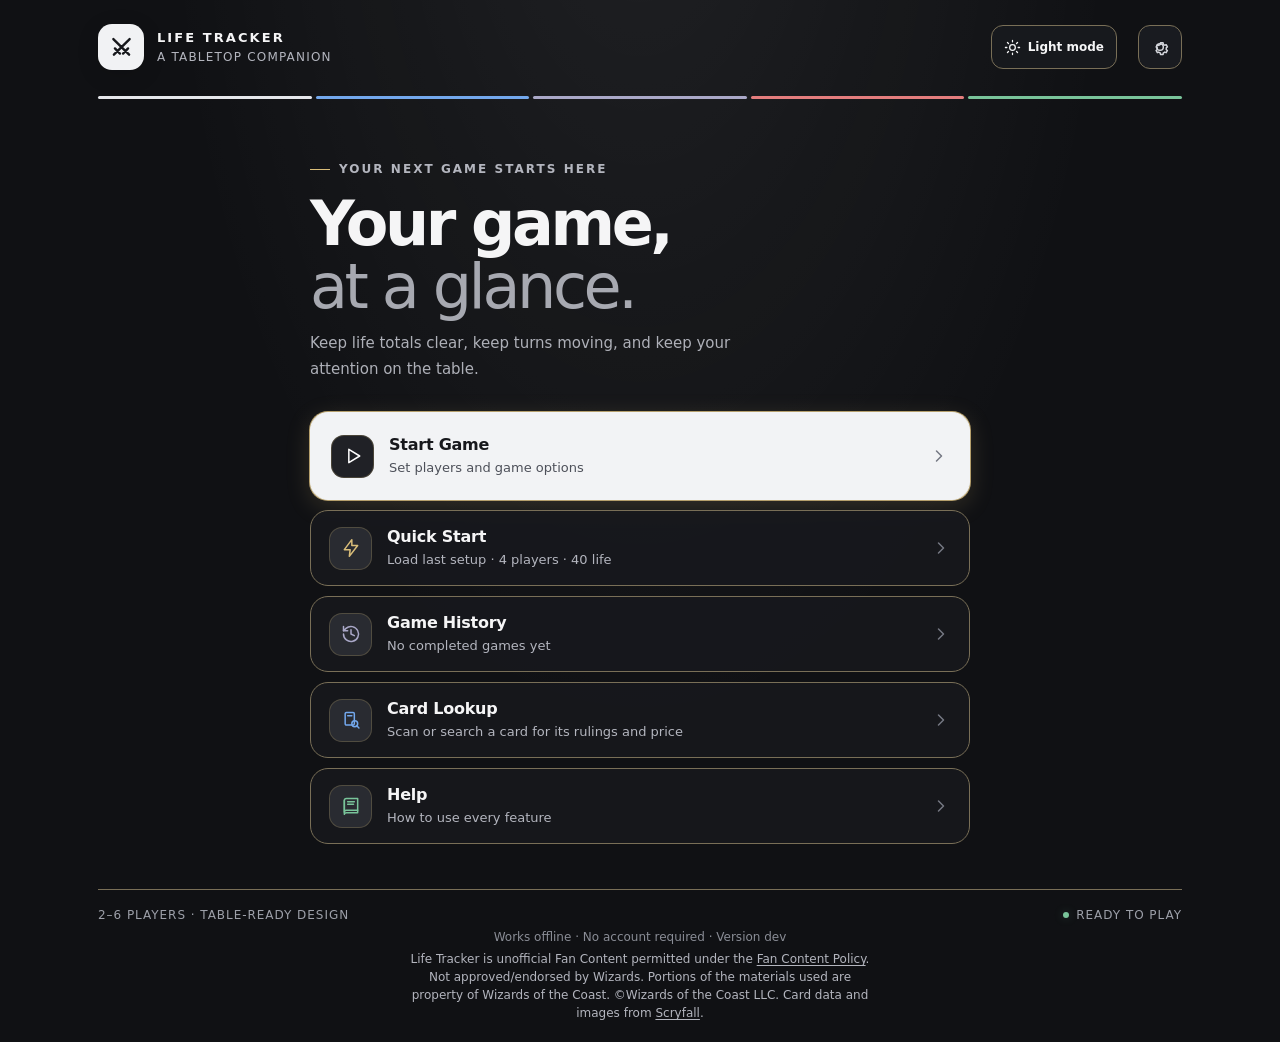
<file: app/index.html>
<!doctype html>
<html lang="en">
  <head>
    <meta charset="utf-8" />
    <meta name="viewport" content="width=device-width,initial-scale=1,viewport-fit=cover" />
    <meta name="theme-color" content="#101114" />
    <meta name="description" content="A minimalist, shared-table Magic: The Gathering life tracker." />
    <!-- Install as an app: home-screen icon, full-screen launch, offline support (see sw.js) -->
    <link rel="manifest" href="manifest.webmanifest" />
    <link rel="icon" type="image/png" sizes="32x32" href="icons/favicon-32.png" />
    <link rel="apple-touch-icon" href="icons/apple-touch-icon.png" />
    <meta name="mobile-web-app-capable" content="yes" />
    <meta name="apple-mobile-web-app-capable" content="yes" />
    <meta name="apple-mobile-web-app-status-bar-style" content="black-translucent" />
    <meta name="apple-mobile-web-app-title" content="Life Tracker" />
    <title>Life Tracker</title>
    <script>
      // Apply the saved theme before first paint so light mode doesn't flash dark.
      try {
        const key = 'mtg-life-tracker-prototype-v1' + (location.pathname.includes('/beta/') ? '-beta' : '');
        if (JSON.parse(localStorage.getItem(key) || localStorage.getItem('mtg-life-tracker-prototype-v1'))?.prefs?.theme === 'light')
          document.documentElement.dataset.theme = 'light';
      } catch (e) {}
    </script>
    <link rel="stylesheet" href="styles.css" />
  </head>
  <body>
    <svg
      aria-hidden="true"
      style="position: absolute; width: 0; height: 0; overflow: hidden"
      xmlns="http://www.w3.org/2000/svg">
      <symbol id="i-swords" viewBox="0 0 24 24">
        <path
          d="M4.2 3.9 19.3 18.9M19.8 3.9 4.7 18.9M5.7 12.9l4.8 4.9M18.3 12.9l-4.8 4.9"
          stroke-width="2.3" />
      </symbol>
      <symbol id="i-play" viewBox="0 0 24 24"><path d="m7 4 13 8-13 8z" /></symbol>
      <symbol id="i-mana" viewBox="0 0 24 24">
        <path d="M12 3c3.5 4.2 6 7.6 6 10.6A6 6 0 0 1 6 13.6C6 10.6 8.5 7.2 12 3Z" />
        <path d="M9.5 14.5a2.6 2.6 0 0 0 2.5 2.4" />
      </symbol>
      <symbol id="i-grid" viewBox="0 0 24 24">
        <rect x="4" y="4" width="6.5" height="6.5" rx="1.6" />
        <rect x="13.5" y="4" width="6.5" height="6.5" rx="1.6" />
        <rect x="4" y="13.5" width="6.5" height="6.5" rx="1.6" />
        <rect x="13.5" y="13.5" width="6.5" height="6.5" rx="1.6" />
      </symbol>
      <symbol id="i-sun" viewBox="0 0 24 24">
        <circle cx="12" cy="12" r="4" />
        <path
          d="M12 2v2M12 20v2M4.9 4.9l1.4 1.4M17.7 17.7l1.4 1.4M2 12h2M20 12h2M4.9 19.1l1.4-1.4M17.7 6.3l1.4-1.4" />
      </symbol>
      <symbol id="i-moon" viewBox="0 0 24 24">
        <path d="M20 14.5A8 8 0 0 1 9.5 4a8 8 0 1 0 10.5 10.5Z" />
      </symbol>
      <symbol id="i-pause" viewBox="0 0 24 24"><path d="M8 5v14M16 5v14" /></symbol>
      <symbol id="i-zap" viewBox="0 0 24 24"><path d="M13 2 4 14h7l-1 8 10-13h-7z" /></symbol>
      <symbol id="i-sliders" viewBox="0 0 24 24">
        <path d="M4 21v-7m0-4V3m8 18v-9m0-4V3m8 18v-5m0-4V3M2 14h4m4-6h4m4 8h4" />
      </symbol>
      <symbol id="i-lookup" viewBox="0 0 24 24">
        <rect x="5" y="3" width="11" height="15" rx="1.5" />
        <path d="M8 7h5" />
        <circle cx="16.5" cy="16.5" r="3.5" />
        <path d="m19 19 2.5 2.5" />
      </symbol>
      <symbol id="i-hub" viewBox="0 0 24 24">
        <circle cx="12" cy="12" r="8.5" />
        <path d="M12 7.5V12l3 2" />
      </symbol>
      <symbol id="i-home" viewBox="0 0 24 24">
        <path d="M4 11 12 4l8 7" />
        <path d="M6 10v10h12V10" />
        <path d="M10 20v-5h4v5" />
      </symbol>
      <symbol id="i-dungeon" viewBox="0 0 24 24">
        <path d="M5 21V9l7-5 7 5v12" />
        <path d="M9.5 21v-5a2.5 2.5 0 0 1 5 0v5" />
        <path d="M3 21h18" />
      </symbol>
      <symbol id="i-book" viewBox="0 0 24 24">
        <path d="M4 5.5A2.5 2.5 0 0 1 6.5 3H20v17H6.5A2.5 2.5 0 0 0 4 22z" />
        <path d="M4 5.5v14A2.5 2.5 0 0 1 6.5 17H20M8 7h8M8 10h7" />
      </symbol>
      <symbol id="i-history" viewBox="0 0 24 24">
        <path d="M3 12a9 9 0 1 0 3-6.7L3 8" />
        <path d="M3 3v5h5M12 7v5l4 2" />
      </symbol>
      <symbol id="i-settings" viewBox="0 0 24 24">
        <path d="M12 8a4 4 0 1 0 0 8 4 4 0 0 0 0-8Z" />
        <path
          d="m19.4 15 .1.1 1.4 1.1-1.5 2.6-1.7-.7a8 8 0 0 1-1.7 1L15.7 21h-3.1l-.3-1.9a8 8 0 0 1-1.8-1l-1.7.7-1.5-2.6 1.5-1.2a7 7 0 0 1 0-2L7.3 12l1.5-2.6 1.7.7a8 8 0 0 1 1.8-1L12.6 7h3.1l.3 1.9a8 8 0 0 1 1.7 1l1.7-.7 1.5 2.6-1.4 1.1a7 7 0 0 1-.1 2.1Z" />
      </symbol>
      <symbol id="i-users" viewBox="0 0 24 24">
        <circle cx="9" cy="8" r="3.5" />
        <path
          d="M2.5 21v-1.5a6.5 6.5 0 0 1 13 0V21M16 4.8a3.5 3.5 0 0 1 0 6.7M18 14a5.5 5.5 0 0 1 3.5 5.1V21" />
      </symbol>
      <symbol id="i-chevron" viewBox="0 0 24 24"><path d="m9 18 6-6-6-6" /></symbol>
      <symbol id="i-ellipsis" viewBox="0 0 24 24">
        <circle cx="5" cy="12" r="1" />
        <circle cx="12" cy="12" r="1" />
        <circle cx="19" cy="12" r="1" />
      </symbol>
      <symbol id="i-undo" viewBox="0 0 24 24">
        <path d="M9 14 4 9l5-5" />
        <path d="M4 9h10a6 6 0 0 1 0 12h-2" />
      </symbol>
      <symbol id="i-dice" viewBox="0 0 24 24">
        <rect x="3" y="3" width="18" height="18" rx="3" />
        <circle cx="8" cy="8" r="1" fill="currentColor" />
        <circle cx="16" cy="8" r="1" fill="currentColor" />
        <circle cx="12" cy="12" r="1" fill="currentColor" />
        <circle cx="8" cy="16" r="1" fill="currentColor" />
        <circle cx="16" cy="16" r="1" fill="currentColor" />
      </symbol>
      <symbol id="i-user" viewBox="0 0 24 24">
        <circle cx="12" cy="8" r="4" />
        <path d="M4 21a8 8 0 0 1 16 0" />
      </symbol>
      <symbol id="i-palette" viewBox="0 0 24 24">
        <path
          d="M12 3a9 9 0 1 0 0 18h1.5a2 2 0 0 0 1.4-3.4 1.6 1.6 0 0 1 1.1-2.7H18A3 3 0 0 0 21 12a9 9 0 0 0-9-9Z" />
        <circle cx="7.5" cy="10" r="1" />
        <circle cx="10" cy="6.5" r="1" />
        <circle cx="15" cy="7.5" r="1" />
        <circle cx="17" cy="11.5" r="1" />
      </symbol>
      <symbol id="i-rotate" viewBox="0 0 24 24">
        <path d="M3 12a9 9 0 0 1 15-6l2 2" />
        <path d="M20 3v5h-5M21 12a9 9 0 0 1-15 6l-2-2" />
        <path d="M4 21v-5h5" />
      </symbol>
      <symbol id="i-image" viewBox="0 0 24 24">
        <rect x="3" y="3" width="18" height="18" rx="3" />
        <circle cx="8.5" cy="8.5" r="1.5" />
        <path d="m21 15-5-5L5 21" />
      </symbol>
      <symbol id="i-plus" viewBox="0 0 24 24"><path d="M12 5v14M5 12h14" /></symbol>
      <symbol id="i-minus" viewBox="0 0 24 24"><path d="M5 12h14" /></symbol>
      <symbol id="i-x" viewBox="0 0 24 24"><path d="m18 6-12 12M6 6l12 12" /></symbol>
      <symbol id="i-skull" viewBox="0 0 24 24">
        <path d="M12 3a8 8 0 0 0-5.5 13.8V20h11v-3.2A8 8 0 0 0 12 3Z" />
        <circle cx="9" cy="11" r="1.5" />
        <circle cx="15" cy="11" r="1.5" />
        <path d="M10 16v2M14 16v2M12 14v2" />
      </symbol>
      <symbol id="i-sparkles" viewBox="0 0 24 24">
        <path
          d="m12 3 1.8 5.2L19 10l-5.2 1.8L12 17l-1.8-5.2L5 10l5.2-1.8zM19 16l1 2.5 2.5 1-2.5 1L19 23l-1-2.5-2.5-1 2.5-1z" />
      </symbol>
      <symbol id="i-trophy" viewBox="0 0 24 24">
        <path d="M8 21h8M12 17v4M7 4h10v5a5 5 0 0 1-10 0zM7 6H3v2a4 4 0 0 0 4 4M17 6h4v2a4 4 0 0 1-4 4" />
      </symbol>
      <symbol id="i-crown" viewBox="0 0 24 24"><path d="m2 7 5 4 5-7 5 7 5-4-2 13H4zM4 20h16" /></symbol>
      <symbol id="i-coin" viewBox="0 0 24 24">
        <circle cx="12" cy="12" r="9" />
        <path
          d="M15 8.5c-.5-.8-1.6-1.3-3-1.3-1.8 0-3 .9-3 2.1s1 1.9 3 2.4 3 1.1 3 2.5-1.3 2.3-3.2 2.3c-1.3 0-2.5-.5-3.2-1.4M12 5v14" />
      </symbol>
      <symbol id="i-check" viewBox="0 0 24 24"><path d="m5 12 4 4L19 6" /></symbol>
      <symbol id="i-grip" viewBox="0 0 24 24">
        <path d="M9 5v0M9 12v0M9 19v0M15 5v0M15 12v0M15 19v0" stroke-width="3" />
      </symbol>
    </svg>

    <section id="screen-menu" class="screen active">
      <div class="app-shell">
        <header class="topbar">
          <div class="brand-mark">
            <svg><use href="#i-swords" /></svg>
          </div>
          <div>
            <div class="brand-name">LIFE TRACKER</div>
            <div class="brand-kicker">A TABLETOP COMPANION</div>
          </div>
          <div class="topbar-spacer"></div>
          <button
            class="theme-toggle"
            id="theme-toggle"
            data-action="toggle-theme"
            aria-label="Switch to light mode">
            <svg><use href="#i-sun" /></svg><span>Light mode</span></button
          ><button class="header-icon" data-action="settings" aria-label="Settings" title="Settings">
            <svg><use href="#i-settings" /></svg>
          </button>
        </header>
        <div class="mana-strip" aria-hidden="true">
          <span class="mana-w"></span><span class="mana-u"></span><span class="mana-b"></span
          ><span class="mana-r"></span><span class="mana-g"></span>
        </div>
        <main class="menu-main">
          <div class="eyebrow">Your next game starts here</div>
          <h1>Your game,<span class="second-line">at a glance.</span></h1>
          <p class="intro">
            Keep life totals clear, keep turns moving, and keep your attention on the table.
          </p>
          <nav class="menu" aria-label="Main menu">
            <button class="menu-btn primary" data-action="go-setup">
              <span class="icon-box"
                ><svg><use href="#i-play" /></svg></span
              ><span class="menu-copy"
                ><span class="menu-title">Start Game</span
                ><span class="menu-subtitle">Set players and game options</span></span
              ><svg class="chevron"><use href="#i-chevron" /></svg>
            </button>
            <button class="menu-btn" data-action="quick-start">
              <span class="icon-box" style="color: var(--accent)"
                ><svg><use href="#i-zap" /></svg></span
              ><span class="menu-copy"
                ><span class="menu-title">Quick Start</span
                ><span class="menu-subtitle">Load last setup, choose who starts, then begin</span></span
              ><svg class="chevron"><use href="#i-chevron" /></svg>
            </button>
            <button class="menu-btn" data-action="history">
              <span class="icon-box" style="color: var(--blackmana)"
                ><svg><use href="#i-history" /></svg></span
              ><span class="menu-copy"
                ><span class="menu-title">Game History</span
                ><span class="menu-subtitle" id="menu-history-subtitle"
                  >Your last 15 completed games</span
                ></span
              ><svg class="chevron"><use href="#i-chevron" /></svg>
            </button>
            <button class="menu-btn" data-action="card-lookup">
              <span class="icon-box" style="color: var(--blue)"
                ><svg><use href="#i-lookup" /></svg></span
              ><span class="menu-copy"
                ><span class="menu-title">Card Lookup</span
                ><span class="menu-subtitle">Scan or search a card for its rulings and price</span></span
              ><svg class="chevron"><use href="#i-chevron" /></svg>
            </button>
            <button class="menu-btn" data-action="help">
              <span class="icon-box" style="color: var(--green)"
                ><svg><use href="#i-book" /></svg></span
              ><span class="menu-copy"
                ><span class="menu-title">Help</span
                ><span class="menu-subtitle">How to use every feature</span></span
              ><svg class="chevron"><use href="#i-chevron" /></svg>
            </button>
          </nav>
        </main>
        <div class="bottom-meta">
          <span>2–6 players · Table-ready design</span
          ><span class="ready"><span class="ready-dot"></span>Ready to play</span>
        </div>
        <footer>
          <span>Works offline · No account required · Version <span data-app-version></span></span>
          <p class="fan-notice">
            Life Tracker is unofficial Fan Content permitted under the
            <a href="https://company.wizards.com/en/legal/fancontentpolicy" target="_blank" rel="noopener"
              >Fan Content Policy</a
            >. Not approved/endorsed by Wizards. Portions of the materials used are property of Wizards of the
            Coast. ©Wizards of the Coast LLC. Card data and images from
            <a href="https://scryfall.com" target="_blank" rel="noopener">Scryfall</a>.
          </p>
        </footer>
      </div>
    </section>

    <section id="screen-setup" class="screen">
      <div class="page-shell">
        <header class="page-header">
          <button class="header-icon" data-action="main-menu" aria-label="Back to main menu">
            <svg><use href="#i-x" /></svg>
          </button>
          <div class="page-header-copy">
            <h2 class="page-title">Start Game</h2>
            <div class="page-subtitle">
              Choose player count and starting life. Pick the first player at the table when everyone is ready
              to start the timer.
            </div>
          </div>
        </header>
        <div class="setup-grid">
          <div class="panel">
            <h3 class="panel-title">Number of players</h3>
            <p class="small muted">Choose how many people are playing.</p>
            <div class="player-count-grid" id="player-count-options"></div>
            <p class="small muted" style="margin: 12px 0 0">
              You'll choose the starting player from the game table when everyone is ready to start the timer.
            </p>
          </div>
          <div class="panel">
            <h3 class="panel-title">Starting life total</h3>
            <div
              class="segmented life-presets"
              id="life-presets"
              role="group"
              aria-label="Common starting life totals"></div>
            <p class="small muted" style="margin: 12px 0 0">Or set any whole number:</p>
            <div class="life-input-row" style="margin-top: 8px">
              <button
                class="round-btn"
                data-action="setup-life-step"
                data-delta="-1"
                aria-label="Decrease starting life">
                <svg><use href="#i-minus" /></svg></button
              ><input
                id="starting-life-input"
                class="text-field"
                type="number"
                step="1"
                inputmode="numeric"
                value="40"
                aria-label="Starting life total" /><button
                class="round-btn"
                data-action="setup-life-step"
                data-delta="1"
                aria-label="Increase starting life">
                <svg><use href="#i-plus" /></svg>
              </button>
            </div>
            <p class="small muted" style="margin: 10px 0 0">
              Quick Start remembers this player count and life total.
            </p>
          </div>
          <div class="panel" style="grid-column: 1/-1">
            <h3 class="panel-title">Players</h3>
            <p class="small muted">
              Name each seat, or pick a saved profile. Seats are numbered clockwise, matching the table layout
              below.
            </p>
            <div class="setup-players" id="setup-players"></div>
          </div>
          <div class="panel" style="grid-column: 1/-1">
            <h3 class="panel-title">Table layout</h3>
            <p class="small muted">
              How are players sitting around the device? Each card faces its player; the colored edge marks
              where each player sits. This preview matches how you're holding the device, and the table
              adjusts if you turn it.
            </p>
            <div class="layout-options" id="layout-options"></div>
          </div>
        </div>
        <div class="setup-actions">
          <button class="btn-primary" data-action="start-game">
            <svg><use href="#i-play" /></svg> Start Game</button
          ><button class="btn-secondary" data-action="load-last-setup">
            <svg><use href="#i-zap" /></svg> Load Last Setup
          </button>
        </div>
        <div class="small muted">
          Colors, pictures and card designs can be changed from each player's menu during the game.
        </div>
      </div>
    </section>

    <section id="screen-game" class="screen">
      <div class="game-shell">
        <div class="table-hub" id="table-hub">
          <button
            class="hub-undo"
            id="table-undo-btn"
            data-action="undo"
            title="Undo"
            aria-label="Undo the last table action"
            disabled>
            <svg><use href="#i-undo" /></svg>
          </button>
          <button
            class="hub-btn"
            id="hub-btn"
            data-action="table-menu"
            aria-haspopup="dialog"
            aria-label="Table menu: game time, timers, game log, end game">
            <svg><use href="#i-hub" /></svg><span class="hub-state" id="hub-state" aria-hidden="true"></span>
          </button>
        </div>
        <div id="table-grid" class="table-grid" aria-label="Player table"></div>
      </div>
    </section>

    <section id="screen-settings" class="screen">
      <div class="page-shell">
        <header class="page-header">
          <button class="header-icon" data-action="main-menu" aria-label="Back to main menu">
            <svg><use href="#i-x" /></svg>
          </button>
          <div class="page-header-copy">
            <h2 class="page-title">Settings &amp; Appearance</h2>
            <div class="page-subtitle">A personal touch, without cluttering the table.</div>
          </div>
        </header>
        <div class="panel">
          <h3 class="panel-title">Appearance</h3>
          <p class="small muted">
            Dark is easiest on the eyes in a dim room; light reads better in bright light. You can also switch
            from the main menu.
          </p>
          <div class="segmented" id="theme-options" style="margin-top: 14px"></div>
        </div>
        <div class="panel">
          <h3 class="panel-title">Keep screen awake</h3>
          <p class="small muted">
            Stops the tablet or phone from dimming and locking in the middle of a game.
          </p>
          <div class="segmented" id="keep-awake-options" style="margin-top: 14px"></div>
          <p class="small muted" id="keep-awake-note" style="margin: 10px 0 0"></p>
        </div>
        <div class="panel">
          <h3 class="panel-title">Accent color</h3>
          <p class="small muted">
            Tints the borders, dividers, highlights and selected options across menus, panels and dialogs.
            Player cards keep each player's own color.
          </p>
          <div id="global-accent-options" class="swatch-row" style="margin-top: 16px"></div>
        </div>
        <div class="panel">
          <h3 class="panel-title">Local data</h3>
          <p class="small muted">
            Your 15 most recent games, player card preferences, and last-used setup stay in this browser; the
            oldest game is removed when a new one is saved. Clearing site data may remove them.
          </p>
          <p class="small muted" style="margin-bottom: 0">
            This prototype does not require an account or send game data to a server.
          </p>
        </div>
      </div>
    </section>

    <section id="screen-help" class="screen">
      <div class="page-shell">
        <header class="page-header">
          <button class="header-icon" data-action="main-menu" aria-label="Back to main menu">
            <svg><use href="#i-x" /></svg>
          </button>
          <div class="page-header-copy">
            <h2 class="page-title">Help</h2>
            <div class="page-subtitle">How to use each feature at the table.</div>
          </div>
        </header>
        <div class="panel">
          <div class="help-list">
            <div class="help-item">
              <div class="help-icon">
                <svg><use href="#i-play" /></svg>
              </div>
              <div>
                <strong>Starting a game</strong>
                <p>
                  Tap <b>Start Game</b>. Choose the number of players, tap <b>20</b>, <b>30</b> or
                  <b>40</b> for starting life (or type any number), name each seat or pick a saved profile,
                  and choose the table layout so each card faces its player. Then tap Start Game.
                  <b>Quick Start</b> reuses your last setup, and <b>Resume Game</b> continues a game you left.
                </p>
              </div>
            </div>
            <div class="help-item">
              <div class="help-icon">
                <svg><use href="#i-swords" /></svg>
              </div>
              <div>
                <strong>Changing life</strong>
                <p>
                  Tap the left or right side of a life total for −1 or +1. Hold either side to change it by 10
                  at a time. Quick taps are grouped, and the running change shows beside the total. Tap the
                  middle to type an exact total. Several players can tap their own cards at the same time.
                </p>
              </div>
            </div>
            <div class="help-item">
              <div class="help-icon">
                <svg><use href="#i-hub" /></svg>
              </div>
              <div>
                <strong>The center button</strong>
                <p>
                  The round clock button where the cards meet opens the table menu: game time, Start / Pause /
                  Resume timers, Game Log, Table Layout, turn direction, End Game, Help and Main Menu. A green
                  dot on it means the timers are running; amber means paused. <b>Undo</b>, right beside it,
                  reverses the latest action anywhere on the table (dice rolls aren't undone).
                </p>
              </div>
            </div>
            <div class="help-item">
              <div class="help-icon">
                <svg><use href="#i-rotate" /></svg>
              </div>
              <div>
                <strong>Turns and timers</strong>
                <p>
                  Open the center button and tap <b>Start Timer</b>, then choose who goes first and the turn
                  direction. The active player's card gets a highlighted border, their turn time and a
                  <b>Pass Turn</b> button, which moves to the next player and skips anyone eliminated. Pause
                  stops both clocks. If the app is closed mid-game, it reopens paused.
                </p>
              </div>
            </div>
            <div class="help-item">
              <div class="help-icon">
                <svg><use href="#i-grid" /></svg>
              </div>
              <div>
                <strong>Your player menu</strong>
                <p>
                  Tap
                  <svg class="inline-icon" role="img" aria-label="(four squares)"><use href="#i-grid" /></svg>
                  on your card for: <b>Customize</b> (name, color, picture, card design, partner commander,
                  and saved profiles to reuse), <b>Counters</b>, <b>Commander Damage</b>,
                  <b>Commander Tax</b>, <b>Monarch</b>, <b>Dungeon</b>, <b>Dice Roller</b> (dice and coins),
                  <b>Look Up Card</b>, <b>Set Life</b> and <b>Eliminate</b>. On small cards the menu opens
                  over the table, still facing you.
                </p>
              </div>
            </div>
            <div class="help-item">
              <div class="help-icon">
                <svg><use href="#i-sliders" /></svg>
              </div>
              <div>
                <strong>Commander damage and counters</strong>
                <p>
                  Fastest way: <b>press and hold the middle of your life total</b>, pick whose commander hit
                  you, then adjust the amount; it changes your life too. Each source gets its own badge on
                  your card; tap a badge to adjust it. Turn on Partner commander in Customize to track both
                  partners. Commander Tax goes up 2 mana per step. Poison, experience, energy and rad live
                  under Counters, where you can also add, rename or delete your own.
                </p>
              </div>
            </div>
            <div class="help-item">
              <div class="help-icon">
                <svg><use href="#i-dungeon" /></svg>
              </div>
              <div>
                <strong>Dungeons and the initiative</strong>
                <p>
                  Tap <b>Dungeon</b> in your player menu. To venture into the dungeon, pick Lost Mine of
                  Phandelver, Dungeon of the Mad Mage or Tomb of Annihilation, then tap the next room each
                  time you venture. Where the path splits, you choose. The map shows where you are and each
                  room's effect. Reaching the last room completes the dungeon and adds it to your completed
                  count. <b>Take the initiative</b> to venture into Undercity (or into the next room of the
                  dungeon you're in). The player with the initiative gets a badge, and at the start of their
                  upkeep they tap <b>Venture into Undercity</b>. If they're eliminated, the next player in
                  turn order takes it. Undo reverses any of these.
                </p>
              </div>
            </div>
            <div class="help-item">
              <div class="help-icon">
                <svg><use href="#i-lookup" /></svg>
              </div>
              <div>
                <strong>Card lookup</strong>
                <p>
                  Tap <b>Look Up Card</b> in your player menu (or Card Lookup on the main menu). Point the
                  camera at a card, or search by name, to see its Oracle text, rulings, Commander details,
                  printings and prices. It works offline once the card data is saved. From your player menu
                  you can also set the card as your commander: its art becomes your picture and its name shows
                  on your card. Close it to return to the game exactly as it was.
                </p>
              </div>
            </div>
            <div class="help-item">
              <div class="help-icon">
                <svg><use href="#i-zap" /></svg>
              </div>
              <div>
                <strong>Warnings</strong>
                <p>
                  A life total turns amber with “Low life” at a quarter of the starting life or less, and
                  shows “Below zero” when negative. Poison at 7 or more and commander damage at 15 or more
                  from one commander get a “!” badge saying how far they are from lethal.
                </p>
              </div>
            </div>
            <div class="help-item">
              <div class="help-icon">
                <svg><use href="#i-skull" /></svg>
              </div>
              <div>
                <strong>Elimination</strong>
                <p>
                  A player is eliminated automatically at 10 poison or 21 damage from a single commander. Life
                  at 0 or below never eliminates automatically, because some cards keep players alive, so use
                  <b>Eliminate</b> in the player menu when someone is out. <b>Revive</b> brings them back.
                  Games never end on their own.
                </p>
              </div>
            </div>
            <div class="help-item">
              <div class="help-icon">
                <svg><use href="#i-grip" /></svg>
              </div>
              <div>
                <strong>Seats and layout</strong>
                <p>
                  Drag a card by its handle (the six dots) onto another seat to swap players; the card turns
                  to face its new edge. Change the whole table layout any time from the center button's
                  <b>Table Layout</b>.
                </p>
              </div>
            </div>
            <div class="help-item">
              <div class="help-icon">
                <svg><use href="#i-history" /></svg>
              </div>
              <div>
                <strong>Game log and history</strong>
                <p>
                  Every life change, counter, commander damage, dice roll, elimination and card lookup is
                  recorded in the <b>Game Log</b> (center button). To finish, open the center button, tap
                  <b>End Game</b> and choose the winner or Draw. Your last 15 games are kept in
                  <b>Game History</b> on the main menu.
                </p>
              </div>
            </div>
            <div class="help-item">
              <div class="help-icon">
                <svg><use href="#i-settings" /></svg>
              </div>
              <div>
                <strong>Settings and offline use</strong>
                <p>
                  Switch light or dark mode from the main menu. <b>Settings</b> has the accent color and Keep
                  screen awake (on by default). Add the app to your home screen to use it like an app; it
                  works without internet, including card lookup once the card data has been saved.
                </p>
              </div>
            </div>
          </div>
        </div>
        <p class="fan-notice">Version <span data-app-version></span></p>
        <p class="fan-notice">
          Life Tracker is unofficial Fan Content permitted under the
          <a href="https://company.wizards.com/en/legal/fancontentpolicy" target="_blank" rel="noopener"
            >Fan Content Policy</a
          >. Not approved/endorsed by Wizards. Portions of the materials used are property of Wizards of the
          Coast. ©Wizards of the Coast LLC. Card data, prices, images and rulings from
          <a href="https://scryfall.com" target="_blank" rel="noopener">Scryfall</a>.
        </p>
        <button class="btn-secondary" data-action="main-menu" style="align-self: flex-start">
          Back to Main Menu
        </button>
      </div>
    </section>

    <section id="screen-history" class="screen">
      <div class="page-shell">
        <header class="page-header">
          <button class="header-icon" data-action="main-menu" aria-label="Back to main menu">
            <svg><use href="#i-x" /></svg>
          </button>
          <div class="page-header-copy">
            <h2 class="page-title">Game History</h2>
            <div class="page-subtitle" id="history-subtitle">Last 15 completed games, newest first.</div>
          </div>
        </header>
        <div id="history-list"></div>
      </div>
    </section>

    <section id="screen-gameover" class="screen">
      <div class="app-shell">
        <main class="gameover-main">
          <div class="trophy-mark">
            <svg><use href="#i-trophy" /></svg>
          </div>
          <div class="eyebrow" style="justify-content: center">Match complete</div>
          <h1 id="gameover-title">
            Game Over<span class="second-line" id="gameover-subtitle">The result has been saved.</span>
          </h1>
          <div class="result-card">
            <div id="gameover-result-label" class="small muted">WINNER</div>
            <div class="result-player" id="gameover-result">Player 2</div>
            <div id="gameover-meta" class="small muted" style="margin-top: 10px">
              4 players · Completed just now
            </div>
          </div>
          <div class="gameover-actions">
            <button class="btn-primary btn-block" data-action="go-setup">
              <svg><use href="#i-play" /></svg> New Game</button
            ><button class="btn-secondary btn-block" data-action="view-last-log">
              <svg><use href="#i-history" /></svg> View Final Game Log</button
            ><button class="btn-secondary btn-block" data-action="main-menu">Main Menu</button>
          </div>
        </main>
      </div>
    </section>

    <div id="modal-backdrop" class="modal-backdrop" role="presentation">
      <div id="dialog" class="dialog" role="dialog" aria-modal="true" aria-labelledby="dialog-title">
        <header class="dialog-header">
          <div id="dialog-title" class="dialog-title">Dialog</div>
          <button class="modal-close" data-action="close-modal" aria-label="Close dialog">
            <svg><use href="#i-x" /></svg>
          </button>
        </header>
        <div class="dialog-body" id="dialog-body"></div>
      </div>
    </div>
    <div class="toast" id="toast" role="status" aria-live="polite"></div>
    <div class="update-bar" id="update-bar" role="status" hidden>
      <span>A new version of Life Tracker is ready.</span>
      <button type="button" class="btn-primary" data-action="reload-app">Reload</button>
    </div>
    <div
      class="lookup-layer"
      id="lookup-layer"
      role="dialog"
      aria-modal="true"
      aria-label="Card lookup"
      hidden></div>
    <script src="app.js"></script>
  </body>
</html>
</file>
<file: app/styles.css>
/* UI cleanup: table actions in the top bar, readable type, visible tap zones, clearer turn and elimination states */
/* Accent color: tints borders, dividers, focus rings and selected states across menus, panels and dialogs.
   Kept last (with :root for weight) so it applies in both themes. Player cards keep their own player colors. */
:root {
  color-scheme: dark;
  --bg: #101114;
  --surface: #17191d;
  --surface2: #202228;
  --surface3: #292b31;
  --line: #34363e;
  --text: #f5f5f6;
  --soft: #d1d3d9;
  --ink: #17181c;
  --accent: #d9bd79;
  --white: #f2f3f5;
  --blue: #73a8ed;
  --blackmana: #aaa8c8;
  --red: #e47d7d;
  --green: #79c49a;
  --violet: #b99ae7;
  --radius: 18px;
  --safe-bottom: env(safe-area-inset-bottom, 0px);
  --muted: #b3b5be;
  --accent-line: color-mix(in srgb, var(--accent) 42%, var(--line));
  --accent-strong: color-mix(in srgb, var(--accent) 78%, var(--line));
}
* {
  box-sizing: border-box;
}
html {
  min-height: 100%;
  background: var(--bg);
}
body {
  margin: 0;
  min-height: 100vh;
  min-height: 100svh;
  background:
    radial-gradient(
      ellipse at 50% -18%,
      rgba(255, 255, 255, 0.065),
      transparent 53%
    ),
    var(--bg);
  color: var(--text);
  font-family:
    Inter,
    ui-sans-serif,
    system-ui,
    -apple-system,
    BlinkMacSystemFont,
    "Segoe UI",
    sans-serif;
  -webkit-font-smoothing: antialiased;
}
button,
input,
select {
  font: inherit;
}
button {
  cursor: pointer;
}
button:focus-visible,
input:focus-visible,
select:focus-visible {
  outline: 2px solid var(--blue);
  outline-offset: 3px;
}
button:disabled {
  opacity: 0.4;
  cursor: not-allowed;
}
svg {
  width: 20px;
  height: 20px;
  stroke: currentColor;
  fill: none;
  stroke-width: 1.8;
  stroke-linecap: round;
  stroke-linejoin: round;
  flex: none;
}
.icon {
  display: inline-flex;
  align-items: center;
  justify-content: center;
  flex: none;
}
.hidden {
  display: none !important;
}
.screen {
  display: none;
  min-height: 100svh;
}
.screen.active {
  display: flex;
}
.app-shell {
  width: min(100%, 1180px);
  min-height: 100svh;
  margin: 0 auto;
  padding: 24px clamp(16px, 4vw, 48px) calc(20px + var(--safe-bottom));
  display: flex;
  flex-direction: column;
}
.topbar {
  display: flex;
  align-items: center;
  gap: 13px;
}
.brand-mark {
  width: 46px;
  height: 46px;
  border-radius: 14px;
  background: #f1f2f4;
  color: #17181c;
  display: grid;
  place-items: center;
  box-shadow: 0 5px 22px #0002;
}
.brand-mark svg {
  width: 25px;
  height: 25px;
}
.brand-name {
  font-weight: 780;
  font-size: 13px;
  letter-spacing: 0.16em;
  line-height: 1.25;
}
.brand-kicker {
  margin-top: 4px;
  color: var(--muted);
}
.topbar-spacer {
  flex: 1;
}
.header-icon {
  display: inline-flex;
  align-items: center;
  justify-content: center;
  border: 1px solid var(--line);
  background: #191b20;
  color: #d4d6dc;
  width: 40px;
  height: 40px;
  border-radius: 12px;
  transition:
    background 0.15s,
    border-color 0.15s;
}
.header-icon:hover {
  background: #2b2d33;
  border-color: #545761;
}
.mana-strip {
  display: flex;
  gap: 4px;
  margin-top: 26px;
  height: 3px;
  width: 100%;
}
.mana-strip span {
  flex: 1;
  border-radius: 5px;
}
.mana-w {
  background: #e5e7eb;
}
.mana-u {
  background: var(--blue);
}
.mana-b {
  background: var(--blackmana);
}
.mana-r {
  background: var(--red);
}
.mana-g {
  background: var(--green);
}
.menu-main {
  width: min(100%, 660px);
  margin: auto;
  padding: clamp(36px, 7vh, 76px) 0 clamp(30px, 5vh, 60px);
  align-self: center;
}
.eyebrow {
  color: var(--muted);
  text-transform: uppercase;
  letter-spacing: 0.17em;
  font-weight: 650;
  display: flex;
  align-items: center;
  gap: 9px;
}
.eyebrow:before {
  content: "";
  display: block;
  width: 20px;
  height: 1px;
  background: var(--accent);
}
h1 {
  margin: 16px 0 13px;
  font-size: clamp(40px, 7vw, 62px);
  line-height: 1.02;
  letter-spacing: -0.055em;
  font-weight: 730;
}
h1 .second-line {
  display: block;
  color: #a7a9b1;
  font-weight: 510;
}
.intro {
  color: #aeb0b8;
  font-size: 15px;
  line-height: 1.7;
  max-width: 460px;
  margin: 0 0 30px;
}
.menu {
  display: flex;
  flex-direction: column;
  gap: 10px;
}
.menu-btn {
  width: 100%;
  min-height: 76px;
  padding: 15px 18px;
  display: flex;
  align-items: center;
  gap: 15px;
  text-align: left;
  border: 1px solid var(--line);
  border-radius: var(--radius);
  background: rgba(23, 25, 29, 0.88);
  color: var(--text);
  transition:
    background 0.16s,
    transform 0.16s,
    border-color 0.16s;
}
.menu-btn:hover {
  background: var(--surface2);
  border-color: #51535c;
  transform: translateY(-1px);
}
.menu-btn:active {
  transform: translateY(0);
}
.menu-btn.primary {
  background: var(--white);
  border-color: var(--white);
  color: var(--ink);
  min-height: 88px;
  padding: 18px 20px;
}
.menu-btn.primary:hover {
  background: #fff;
  border-color: #fff;
}
.icon-box {
  width: 43px;
  height: 43px;
  flex: 0 0 auto;
  border-radius: 13px;
  background: #292b31;
  display: grid;
  place-items: center;
  color: #d7d8dd;
}
.primary .icon-box {
  color: white;
  background: #202126;
}
.menu-copy {
  min-width: 0;
  flex: 1;
}
.menu-title {
  display: block;
  font-weight: 680;
  letter-spacing: -0.015em;
}
.menu-subtitle {
  display: block;
  margin-top: 5px;
  color: var(--muted);
  font-size: 12px;
  line-height: 1.45;
}
.chevron {
  color: #757883;
  flex: 0 0 auto;
}
.bottom-meta {
  display: flex;
  align-items: center;
  justify-content: space-between;
  gap: 15px;
  padding-top: 18px;
  border-top: 1px solid #27292f;
  color: #9da0a9;
  text-transform: uppercase;
}
.ready {
  display: inline-flex;
  align-items: center;
  gap: 7px;
  white-space: nowrap;
}
.ready-dot {
  width: 6px;
  height: 6px;
  border-radius: 50%;
  background: var(--green);
  box-shadow: 0 0 10px #79c49a44;
}
footer {
  display: flex;
  justify-content: center;
  padding-top: 8px;
  color: #8a8d96;
  text-align: center;
}
.page-shell {
  width: min(100%, 1050px);
  margin: 0 auto;
  padding: 22px clamp(14px, 3vw, 32px) calc(24px + var(--safe-bottom));
  display: flex;
  flex-direction: column;
  gap: 22px;
}
.page-header {
  display: flex;
  align-items: center;
  gap: 12px;
}
.page-title {
  font-size: clamp(24px, 4vw, 34px);
  font-weight: 730;
  letter-spacing: -0.04em;
  margin: 0;
}
.page-subtitle {
  font-size: 13px;
  color: var(--muted);
  margin-top: 5px;
  line-height: 1.5;
}
.page-header-copy {
  flex: 1;
  min-width: 0;
}
.panel {
  background: rgba(23, 25, 29, 0.9);
  border: 1px solid var(--line);
  border-radius: 22px;
  padding: clamp(18px, 3vw, 26px);
}
.panel-title {
  font-size: 15px;
  font-weight: 700;
  margin: 0 0 7px;
}
.muted {
  color: var(--muted);
}
.small {
  font-size: 12px;
  line-height: 1.55;
}
.setup-grid {
  display: grid;
  grid-template-columns: 1fr;
  gap: 16px;
}
.player-count-grid {
  display: grid;
  grid-template-columns: repeat(5, minmax(0, 1fr));
  gap: 8px;
  margin-top: 14px;
}
.count-option {
  min-height: 54px;
  border-radius: 13px;
  border: 1px solid var(--line);
  background: #202228;
  color: var(--text);
  font-weight: 700;
  font-size: 17px;
}
.count-option.selected {
  background: #f2f3f5;
  color: #17181c;
  border-color: #f2f3f5;
}
.field-label {
  display: block;
  font-size: 12px;
  color: #c6c8cf;
  font-weight: 650;
  margin-bottom: 8px;
}
.text-field,
.select-field {
  width: 100%;
  background: #111216;
  border: 1px solid #43454e;
  border-radius: 12px;
  color: var(--text);
  padding: 12px 13px;
  min-height: 46px;
}
.life-input-row {
  display: flex;
  gap: 10px;
  align-items: center;
}
.life-input-row .text-field {
  font-size: 22px;
  font-weight: 700;
  text-align: center;
}
.round-btn {
  display: inline-flex;
  align-items: center;
  justify-content: center;
  border: 1px solid var(--line);
  background: #292b31;
  border-radius: 12px;
  color: var(--text);
}
.setup-actions {
  display: flex;
  gap: 10px;
  flex-wrap: wrap;
  margin-top: 20px;
}
.btn-primary,
.btn-secondary {
  border-radius: 13px;
  padding: 12px 17px;
  border: 1px solid transparent;
  min-height: 46px;
  font-weight: 680;
  display: inline-flex;
  align-items: center;
  justify-content: center;
  gap: 9px;
}
.btn-primary {
  background: #f2f3f5;
  color: #17181c;
}
.btn-primary:hover {
  background: #fff;
}
.btn-secondary {
  background: #202228;
  border-color: var(--line);
  color: #f5f5f6;
}
.btn-secondary:hover {
  background: #292b31;
}
.btn-block {
  width: 100%;
}
.help-list {
  display: grid;
  gap: 10px;
}
.help-item {
  display: flex;
  gap: 12px;
  align-items: flex-start;
  padding: 13px 0;
  border-bottom: 1px solid #2b2d33;
}
.help-item:last-child {
  border-bottom: 0;
}
.help-icon {
  width: 35px;
  height: 35px;
  border-radius: 11px;
  display: grid;
  place-items: center;
  background: #292b31;
  color: var(--accent);
  flex: none;
}
.help-item strong {
  display: block;
  font-size: 13px;
  margin: 1px 0 4px;
}
.help-item p {
  margin: 0;
  color: var(--muted);
  line-height: 1.55;
}
/* Game table */
.game-shell {
  width: min(100%, 1500px);
  height: 100svh;
  min-height: 100svh;
  max-height: 100svh;
  overflow-y: auto;
  margin: 0 auto;
  padding: 12px clamp(8px, 1.8vw, 24px) calc(12px + var(--safe-bottom));
  display: flex;
  flex-direction: column;
}
.game-status {
  display: flex;
  align-items: center;
  gap: 7px;
  color: #9fa2ac;
  margin-left: auto;
  white-space: nowrap;
}
.start-timer-btn {
  min-height: 30px;
  padding: 6px 9px;
  font-size: 11px;
  border-radius: 9px;
  gap: 5px;
}
.start-timer-btn svg {
  width: 13px;
  height: 13px;
}
.table-grid {
  display: grid;
  grid-template-columns: repeat(2, minmax(0, 1fr));
  grid-template-rows: repeat(2, minmax(145px, 1fr));
  grid-auto-rows: minmax(0, 1fr);
  gap: clamp(7px, 1.3vw, 14px);
  align-content: stretch;
  flex: 1;
  min-height: 0;
}
.player-slot {
  position: relative;
  min-width: 0;
  min-height: 0;
  overflow: hidden;
  border-radius: clamp(13px, 2vw, 21px);
  isolation: isolate;
}
/* Short cards (most phone layouts): the life box gives up space first; badges and the turn
   controls share one row; no empty space is reserved for a turn row. Tall cards are unchanged. */
.player-card {
  --player-accent: #73a8ed;
  position: absolute;
  left: 0;
  top: 0;
  width: 100%;
  height: 100%;
  min-width: 0;
  min-height: 0;
  overflow: hidden;
  border: 1px solid color-mix(in srgb, var(--player-accent) 30%, #34363e);
  border-radius: inherit;
  padding: clamp(9px, 1.5vw, 17px);
  background: linear-gradient(
    145deg,
    color-mix(in srgb, var(--player-accent) 8%, #202228),
    #15161a 88%
  );
  display: flex;
  flex-direction: column;
  gap: clamp(8px, 1.3vw, 13px);
  transform: rotate(0deg);
  transition:
    border-color 0.18s,
    opacity 0.18s,
    filter 0.18s;
  isolation: isolate;
  container-type: size;
}
.player-card.bg-mana {
  background:
    radial-gradient(
      ellipse at 20% 10%,
      color-mix(in srgb, var(--player-accent) 21%, transparent),
      transparent 52%
    ),
    linear-gradient(145deg, #202228, #141519);
}
.player-card.bg-light {
  background: linear-gradient(145deg, #f0f1f4, #d8dae0);
  color: #191a1e;
  border-color: color-mix(in srgb, var(--player-accent) 55%, #b9bbc2);
}
.player-card.bg-prism {
  background:
    radial-gradient(ellipse at 15% 10%, #73a8ed18, transparent 32%),
    radial-gradient(ellipse at 90% 80%, #e47d7d18, transparent 32%),
    linear-gradient(145deg, #202228, #141519);
  box-shadow: inset 0 0 0 1px
    color-mix(in srgb, var(--player-accent) 20%, transparent);
}
.player-card.eliminated {
  filter: none;
}
.player-card.eliminated:after {
  position: absolute;
  inset: 0;
  z-index: 8;
  place-items: center;
  background: #0a0b0db8;
  color: #fff;
  letter-spacing: 0.22em;
  font-size: clamp(12px, 2.2vw, 19px);
  font-weight: 850;
  transform: none;
  pointer-events: none;
}
.player-header {
  display: flex;
  align-items: center;
  gap: 8px;
  min-width: 0;
  position: relative;
  z-index: 1;
}
.player-slot.rot-90 .player-header,
.player-slot.rot-270 .player-header {
  gap: 5px;
  flex-wrap: wrap;
}
.player-slot.rot-90 .player-header-spacer,
.player-slot.rot-270 .player-header-spacer {
  display: none;
}
.player-slot.rot-90 .player-name,
.player-slot.rot-270 .player-name {
  font-size: 11px;
  flex: 1 1 auto;
  max-width: none;
}
.player-slot.rot-90 .player-tools,
.player-slot.rot-270 .player-tools {
  gap: 0;
  flex: 1 0 100%;
  justify-content: space-between;
  border-top: 1px solid #ffffff10;
  padding-top: 3px;
  margin-top: 1px;
}
.avatar {
  width: clamp(31px, 4vw, 42px);
  height: clamp(31px, 4vw, 42px);
  border: 1px solid color-mix(in srgb, var(--player-accent) 45%, #555861);
  border-radius: 13px;
  background: #292b31;
  color: var(--player-accent);
  display: grid;
  place-items: center;
  overflow: hidden;
  flex: none;
  font-weight: 800;
}
.avatar img {
  width: 100%;
  height: 100%;
  object-fit: cover;
}
.player-name {
  overflow: hidden;
  text-overflow: ellipsis;
  white-space: nowrap;
  font-weight: 710;
  letter-spacing: -0.02em;
  color: #f5f5f6;
}
.bg-light .player-name {
  color: #191a1e;
}
.player-header-spacer {
  flex: 1;
}
.player-tools {
  display: flex;
  align-items: center;
  gap: 2px;
  flex: none;
}
.tool-btn {
  border-radius: 7px;
  border: 1px solid transparent;
  background: transparent;
  color: #b9bbc4;
  display: inline-flex;
  align-items: center;
  justify-content: center;
  padding: 0;
  flex: none;
}
.tool-btn:hover {
  background: #ffffff12;
  border-color: #ffffff10;
  color: #fff;
}
.bg-light .tool-btn {
  color: #4e515b;
}
.bg-light .tool-btn:hover {
  background: #0000000c;
  color: #17181c;
}
.tool-btn:disabled {
  opacity: 0.25;
}
.life-control {
  position: relative;
  display: grid;
  place-items: center;
  min-height: clamp(105px, 18vh, 180px);
  flex: 1;
  overflow: hidden;
  border-radius: 15px;
  background: linear-gradient(180deg, #0d0e11aa, #0d0e116b);
  border: 1px solid #ffffff09;
  touch-action: none;
  user-select: none;
  -webkit-user-select: none;
  -webkit-touch-callout: none;
}
.bg-light .life-control {
  background: #ffffff9c;
  border-color: #0000000d;
}
.life-value {
  font-variant-numeric: tabular-nums;
  font-size: clamp(43px, 8vw, 86px);
  line-height: 1;
  font-weight: 760;
  letter-spacing: -0.075em;
  color: #fff;
  pointer-events: none;
  z-index: 1;
}
.bg-light .life-value {
  color: #17181c;
}
.life-zone {
  position: absolute;
  inset-block: 0;
  border: 0;
  background: transparent;
  padding: 0;
  margin: 0;
  touch-action: none;
  z-index: 2;
  border-radius: 0;
}
.life-zone.left {
  left: 0;
  width: 32%;
}
.life-zone.center {
  left: 32%;
  width: 36%;
}
.life-zone.right {
  right: 0;
  width: 32%;
}
.life-zone:focus-visible {
  outline: 2px solid var(--player-accent);
  outline-offset: -4px;
}
.counter-row {
  display: flex;
  flex-wrap: wrap;
  min-height: 0;
  align-content: flex-start;
  position: relative;
  z-index: 2;
}
.counter-row:empty {
  display: none;
}
.counter-badge {
  border: 1px solid #ffffff1d;
  background: #ffffff09;
  color: #e9eaf0;
  border-radius: 999px;
  display: inline-flex;
  align-items: center;
  font-weight: 720;
  line-height: 1;
  max-width: 100%;
}
.counter-badge:hover {
  background: #ffffff16;
  border-color: color-mix(in srgb, var(--player-accent) 45%, #444);
}
.counter-badge .badge-symbol {
  color: var(--player-accent);
}
.bg-light .counter-badge {
  background: #00000008;
  color: #24252a;
  border-color: #00000018;
}
/* Modal */
.modal-backdrop {
  position: fixed;
  inset: 0;
  padding: 16px;
  display: none;
  align-items: center;
  justify-content: center;
  background: #040507bd;
  backdrop-filter: blur(9px);
  z-index: 50;
}
.modal-backdrop.open {
  display: flex;
}
.dialog {
  width: min(100%, 520px);
  max-height: min(88svh, 850px);
  overflow: hidden;
  border: 1px solid #3a3c44;
  border-radius: 22px;
  background: #191b20;
  box-shadow: 0 24px 100px #0008;
  animation: rise 0.18s ease-out;
  display: flex;
  flex-direction: column;
}
.dialog.wide {
  width: min(100%, 730px);
}
@keyframes rise {
  from {
    opacity: 0;
    transform: translateY(8px) scale(0.99);
  }
  to {
    opacity: 1;
    transform: translateY(0) scale(1);
  }
}
.dialog-header {
  display: flex;
  align-items: center;
  gap: 12px;
  padding: 18px 20px;
  border-bottom: 1px solid #2b2d33;
  flex: none;
}
.dialog-title {
  font-weight: 750;
  font-size: 17px;
  letter-spacing: -0.025em;
  flex: 1;
  min-width: 0;
}
.modal-close {
  border-radius: 10px;
  border: 1px solid var(--line);
  background: #25272d;
  color: #d3d5dc;
  display: grid;
  place-items: center;
}
.dialog-body {
  padding: 20px;
  overflow: auto;
  overscroll-behavior: contain;
}
.dialog-body p {
  margin: 0 0 12px;
}
.dialog-footer {
  display: flex;
  gap: 9px;
  justify-content: flex-end;
  padding-top: 16px;
  margin-top: 16px;
  border-top: 1px solid #2b2d33;
}
.dialog-footer .btn-primary,
.dialog-footer .btn-secondary {
  min-width: 100px;
}
.modal-note {
  font-size: 12px;
  color: var(--muted);
  line-height: 1.55;
}
.modal-row {
  display: flex;
  align-items: center;
  gap: 11px;
  padding: 11px 0;
  border-bottom: 1px solid #2a2c32;
}
.modal-row:last-child {
  border-bottom: 0;
}
.modal-row-copy {
  flex: 1;
  min-width: 0;
}
.modal-row-title {
  font-size: 13px;
  font-weight: 680;
}
.modal-row-sub {
  font-size: 11px;
  color: var(--muted);
  margin-top: 4px;
}
.counter-controls {
  display: flex;
  align-items: center;
  gap: 13px;
}
.counter-value {
  font-size: 22px;
  font-variant-numeric: tabular-nums;
  font-weight: 780;
  min-width: 40px;
  text-align: center;
}
.counter-step {
  width: 37px;
  height: 37px;
  border: 1px solid #42454e;
  background: #2a2c32;
  border-radius: 11px;
  color: #fff;
  display: grid;
  place-items: center;
}
.counter-step:hover {
  background: #363941;
}
.counter-step svg {
  width: 17px;
  height: 17px;
}
.segmented {
  display: flex;
  gap: 5px;
  flex-wrap: wrap;
}
.segment {
  border: 1px solid var(--line);
  background: #202228;
  color: #c8cad0;
  border-radius: 10px;
}
.segment.selected {
  background: #f3f4f6;
  color: #17181c;
  border-color: #f3f4f6;
}
.swatch-row {
  display: flex;
  gap: 9px;
  flex-wrap: wrap;
}
.swatch {
  border-radius: 50%;
  border: 2px solid transparent;
  box-shadow: 0 0 0 1px #ffffff30;
}
.swatch.selected {
  box-shadow:
    0 0 0 2px #f4f4f6,
    0 0 0 4px #17181c;
}
.avatar-preview {
  width: 54px;
  height: 54px;
  border-radius: 15px;
  background: #292b31;
  display: grid;
  place-items: center;
  border: 1px solid #41434c;
  color: var(--accent);
  font-weight: 800;
  overflow: hidden;
}
.avatar-preview img {
  width: 100%;
  height: 100%;
  object-fit: cover;
}
.log-list {
  display: flex;
  flex-direction: column;
  gap: 0;
}
.log-entry {
  display: grid;
  grid-template-columns: 54px 1fr;
  gap: 11px;
  padding: 12px 0;
  border-bottom: 1px solid #2a2c32;
}
.log-entry:last-child {
  border-bottom: 0;
}
.log-time {
  font-size: 10px;
  color: #a3a6b0;
  font-variant-numeric: tabular-nums;
  padding-top: 2px;
}
.log-text {
  line-height: 1.5;
  color: #e0e1e6;
}
.log-entry.undone .log-text {
  text-decoration: line-through;
  color: #878a93;
}
.log-tag {
  display: inline-block;
  color: #9fa2ac;
  font-size: 9px;
  letter-spacing: 0.09em;
  text-transform: uppercase;
  margin-top: 4px;
}
.history-item {
  width: 100%;
  display: flex;
  gap: 12px;
  align-items: center;
  text-align: left;
  border: 1px solid var(--line);
  background: #191b20;
  color: var(--text);
  padding: 14px;
  border-radius: 14px;
  margin-bottom: 9px;
}
.history-item:hover {
  background: #25272d;
}
.history-date {
  width: 55px;
  flex: none;
  text-align: center;
  border-right: 1px solid var(--line);
  padding-right: 10px;
}
.history-date .day {
  font-size: 20px;
  font-weight: 800;
}
.history-date .month {
  font-size: 9px;
  color: var(--muted);
  letter-spacing: 0.1em;
}
.history-copy {
  flex: 1;
  min-width: 0;
}
.history-result {
  font-size: 13px;
  font-weight: 720;
}
.history-players {
  color: var(--muted);
  margin-top: 4px;
  overflow: hidden;
  text-overflow: ellipsis;
  white-space: nowrap;
}
.history-chevron {
  color: #9a9da7;
}
.die-option {
  display: flex;
  flex-direction: column;
  align-items: center;
  justify-content: center;
  gap: 5px;
  min-height: 76px;
  border: 1px solid var(--line);
  border-radius: 13px;
  background: #202228;
  color: #f5f5f6;
}
.die-option.selected {
  background: #f3f4f6;
  color: #17181c;
  border-color: #f3f4f6;
}
.die-glyph {
  font-size: 24px;
  line-height: 1;
}
.die-label {
  font-size: 12px;
  font-weight: 760;
}
@keyframes tumble {
  0% {
    transform: rotate(0deg) translateY(0) scale(1);
  }
  25% {
    transform: rotate(12deg) translateY(-5px) scale(1.04);
  }
  50% {
    transform: rotate(-12deg) translateY(1px) scale(0.96);
  }
  75% {
    transform: rotate(7deg) translateY(-4px) scale(1.02);
  }
  100% {
    transform: rotate(0deg) translateY(0) scale(1);
  }
}
/* Game over and toast */
.gameover-main {
  width: min(100%, 560px);
  margin: auto;
  text-align: center;
  padding: 32px 0;
}
.trophy-mark {
  width: 72px;
  height: 72px;
  border-radius: 24px;
  background: #292b31;
  color: var(--accent);
  display: grid;
  place-items: center;
  margin: 0 auto 22px;
}
.trophy-mark svg {
  width: 34px;
  height: 34px;
}
.gameover-main h1 {
  font-size: clamp(38px, 6vw, 52px);
}
.result-card {
  margin: 25px 0;
  background: #191b20;
  border: 1px solid var(--line);
  border-radius: 20px;
  padding: 24px;
}
.result-player {
  font-weight: 750;
  font-size: 23px;
  margin-top: 6px;
}
.gameover-actions {
  display: grid;
  gap: 9px;
}
.toast {
  position: fixed;
  bottom: calc(18px + var(--safe-bottom));
  left: 50%;
  transform: translate(-50%, 18px);
  opacity: 0;
  pointer-events: none;
  z-index: 100;
  background: #f2f3f5;
  color: #17181c;
  border-radius: 13px;
  padding: 11px 15px;
  box-shadow: 0 15px 40px #0005;
  font-size: 12px;
  font-weight: 720;
  max-width: calc(100vw - 30px);
  text-align: center;
  transition:
    opacity 0.2s,
    transform 0.2s;
}
.toast.show {
  opacity: 1;
  transform: translate(-50%, 0);
}
.empty-state {
  text-align: center;
  padding: 32px 18px;
  color: var(--muted);
  font-size: 13px;
  line-height: 1.6;
}
.empty-state .empty-icon {
  color: #9a9da7;
  margin-bottom: 10px;
}
.empty-state svg {
  width: 30px;
  height: 30px;
}
.first-player-grid {
  display: grid;
  grid-template-columns: repeat(auto-fit, minmax(100px, 1fr));
  gap: 8px;
  margin-top: 12px;
}
.first-player-option {
  min-height: 44px;
  font-size: 13px;
}
.turn-row {
  display: flex;
  align-items: center;
  justify-content: space-between;
  gap: 6px;
  min-height: 30px;
  position: relative;
  z-index: 2;
}
.turn-row:empty:after {
  content: "";
  display: block;
  min-height: 25px;
}
.turn-clock {
  display: flex;
  align-items: center;
  gap: 6px;
  font-weight: 760;
  letter-spacing: 0.08em;
  text-transform: uppercase;
  color: #aeb0b8;
  white-space: nowrap;
}
.turn-clock .turn-time {
  font-variant-numeric: tabular-nums;
  letter-spacing: 0.02em;
}
.pass-turn-btn {
  display: inline-flex;
  align-items: center;
  justify-content: center;
  gap: 5px;
  border: 1px solid color-mix(in srgb, var(--player-accent) 45%, #34363e);
  border-radius: 9px;
  background: color-mix(in srgb, var(--player-accent) 15%, #202228);
  color: #f5f5f6;
  font-weight: 750;
  white-space: nowrap;
}
.pass-turn-btn svg {
  width: 13px;
  height: 13px;
}
.pass-turn-btn:hover {
  background: color-mix(in srgb, var(--player-accent) 26%, #202228);
}
.player-card.is-active-turn {
  border-color: var(--player-accent);
}
.game-status {
  font-variant-numeric: tabular-nums;
}
.game-status #game-elapsed {
  color: #e5e7eb;
  font-weight: 750;
}
@media (min-width: 760px) {
  .setup-grid {
    grid-template-columns: 1fr 1fr;
  }
  .life-value {
    font-size: clamp(60px, 6vw, 96px);
  }
}
@media (max-width: 560px) {
  .start-timer-btn {
    min-height: 28px;
    padding: 5px 7px;
    font-size: 10px;
  }
  .game-status {
    gap: 5px;
  }
  .app-shell {
    padding-top: 17px;
  }
  .brand-mark {
    width: 42px;
    height: 42px;
  }
  .brand-name {
    font-size: 12px;
  }
  .menu-main {
    padding-top: 42px;
  }
  .menu-btn {
    min-height: 70px;
    padding: 13px;
  }
  .menu-btn.primary {
    min-height: 80px;
  }
  .menu-subtitle {
    font-size: 11px;
  }
  .game-shell {
    padding: 7px 6px calc(8px + var(--safe-bottom));
  }
  .table-grid {
    gap: 6px;
  }
  .player-card {
    padding: 6px;
    border-radius: 13px;
    gap: 5px;
  }
  .player-header {
    gap: 4px;
    flex-wrap: wrap;
  }
  .avatar {
    width: 27px;
    height: 27px;
    border-radius: 8px;
  }
  .player-name {
    flex: 1 1 auto;
    max-width: none;
  }
  .player-header-spacer {
    display: none;
  }
  .player-tools {
    gap: 1px;
    flex: 1 0 100%;
    justify-content: space-between;
    border-top: 1px solid #ffffff10;
    padding-top: 2px;
    margin-top: 0;
  }
  .tool-btn {
    border-radius: 6px;
  }
  .life-control {
    min-height: 95px;
    border-radius: 11px;
  }
  .life-value {
    font-size: clamp(35px, 11vw, 56px);
  }
  .dialog {
    border-radius: 18px;
  }
  .dialog-body {
    padding: 16px;
  }
  .dialog-header {
    padding: 15px 16px;
  }
}
@media (max-width: 360px) {
  .player-card {
    padding: 6px;
    gap: 4px;
  }
  .player-name {
    max-width: 55px;
  }
  .tool-btn {
    border-radius: 6px;
  }
  .life-control {
    min-height: 82px;
  }
  .life-value {
    font-size: 35px;
  }
}
@media (orientation: landscape) and (max-height: 600px) {
  .game-shell {
    padding-top: 5px;
  }
  .table-grid {
    gap: 7px;
  }
  .player-card {
    padding: 7px;
    gap: 6px;
  }
  .life-control {
    min-height: 80px;
  }
  .life-value {
    font-size: clamp(35px, 6vw, 60px);
  }
}
@media (prefers-reduced-motion: reduce) {
  *,
  *:before,
  *:after {
    animation-duration: 0.01ms !important;
    animation-iteration-count: 1 !important;
    scroll-behavior: auto !important;
    transition-duration: 0.01ms !important;
  }
}
/* Commander damage badges, commander tax, monarch, and seat swapping */
.commander-badge {
  padding: 2px 5px 2px 3px;
  gap: 3px;
}
.commander-source-avatar {
  flex: none;
  display: grid;
  place-items: center;
  overflow: hidden;
  border-radius: 50%;
  background: #292b31;
  border: 1px solid color-mix(in srgb, var(--source-accent) 55%, #555861);
  color: var(--source-accent);
  font-weight: 850;
  line-height: 1;
}
.commander-source-avatar img {
  width: 100%;
  height: 100%;
  object-fit: cover;
}
.tax-badge {
  border-color: #d9bd7938;
  background: #d9bd790b;
  color: #e8d7a8;
}
.tax-badge .badge-symbol {
  color: #d9bd79;
  letter-spacing: -0.02em;
}
.monarch-badge {
  border-color: #d9bd795c;
  background: #d9bd7916;
  color: #f4df9e;
}
.monarch-badge .badge-symbol {
  color: #e8c96e;
}
.seat-drag-handle {
  touch-action: none;
  cursor: grab;
  user-select: none;
  -webkit-user-select: none;
}
.seat-drag-handle:active {
  cursor: grabbing;
}
.player-slot.dragging {
  opacity: 0.35;
  transform: scale(0.985);
}
.player-slot.drop-target {
  outline: 2px dashed var(--accent);
  outline-offset: 2px;
}
.player-slot {
  transition:
    opacity 0.12s,
    transform 0.12s,
    outline-color 0.12s;
}
/* Card-local tools: each player can use their own card without blocking the table. */
.card-tool-shell {
  display: flex;
  flex-direction: column;
  flex: 1;
  min-height: 0;
  width: 100%;
  gap: 6px;
  overflow: hidden;
}
.card-tool-header {
  display: flex;
  align-items: center;
  gap: 5px;
  flex: none;
  min-height: 26px;
  padding-bottom: 5px;
  border-bottom: 1px solid #ffffff18;
}
.card-tool-title {
  line-height: 1.15;
  font-weight: 780;
  letter-spacing: -0.015em;
  flex: 1;
  min-width: 0;
  overflow: hidden;
  text-overflow: ellipsis;
  white-space: nowrap;
}
.card-tool-head-actions {
  display: flex;
  align-items: center;
  gap: 4px;
  flex: none;
}
.card-tool-head-btn {
  display: inline-flex;
  align-items: center;
  justify-content: center;
  gap: 3px;
  border: 1px solid #ffffff20;
  border-radius: 7px;
  background: #ffffff08;
  color: #d9dbe1;
  font-weight: 700;
  white-space: nowrap;
}
.card-tool-body {
  flex: 1;
  min-height: 0;
  overflow: auto;
  overscroll-behavior: contain;
  scrollbar-width: thin;
  scrollbar-color: #4a4d57 transparent;
  padding: 1px 1px 2px;
  /* both directions: on a sideways card the menu scrolls left and right on the screen */
  touch-action: pan-x pan-y;
}
.card-tool-body::-webkit-scrollbar {
  width: 4px;
}
.card-tool-body::-webkit-scrollbar-thumb {
  background: #474a54;
  border-radius: 4px;
}
.card-tool-menu-grid {
  display: grid;
  grid-template-columns: repeat(2, minmax(0, 1fr));
  gap: 5px;
}
.card-menu-tile {
  display: flex;
  align-items: center;
  min-width: 0;
  border: 1px solid #ffffff14;
  border-radius: 9px;
  background: #ffffff06;
  color: #f1f2f5;
  text-align: left;
  font-weight: 700;
}
.card-menu-tile svg {
  color: var(--player-accent);
  flex: none;
}
.card-menu-tile span {
  min-width: 0;
  overflow: hidden;
  text-overflow: ellipsis;
}
.card-tool-note {
  margin: 6px 1px 0;
}
.card-tool-row {
  display: flex;
  align-items: center;
  gap: 6px;
  min-width: 0;
  padding: 6px 0;
  border-bottom: 1px solid #ffffff10;
}
.card-tool-row:last-child {
  border-bottom: 0;
}
.card-tool-row-copy {
  flex: 1;
  min-width: 0;
}
.card-tool-row-title {
  font-weight: 730;
  line-height: 1.25;
}
.card-tool-row-sub {
  line-height: 1.3;
  margin-top: 2px;
}
.card-tool-mini-btn {
  display: inline-flex;
  align-items: center;
  justify-content: center;
  gap: 3px;
  border: 1px solid #ffffff1c;
  border-radius: 7px;
  background: #ffffff08;
  color: #f3f4f6;
  font-weight: 700;
  white-space: nowrap;
}
.card-tool-mini-btn svg {
  width: 13px;
  height: 13px;
}
.card-tool-mini-btn:disabled {
  opacity: 0.35;
}
.card-tool-counter-controls {
  display: flex;
  align-items: center;
  gap: 4px;
  flex: none;
}
.card-tool-counter-value {
  text-align: center;
  font-weight: 800;
  font-variant-numeric: tabular-nums;
}
.card-tool-counter-btn {
  border: 1px solid #ffffff1a;
  border-radius: 7px;
  background: #ffffff08;
  color: #f5f5f6;
  display: grid;
  place-items: center;
  padding: 0;
}
.card-tool-counter-btn svg {
  width: 13px;
  height: 13px;
}
.card-tool-primary {
  width: 100%;
  padding: 6px 8px;
  border: 1px solid #f3f4f6;
  border-radius: 8px;
  background: #f3f4f6;
  color: #17181c;
  font-weight: 800;
  display: flex;
  align-items: center;
  justify-content: center;
  gap: 5px;
}
.card-tool-primary svg {
  width: 14px;
  height: 14px;
}
.card-tool-secondary {
  width: 100%;
  min-height: 28px;
  padding: 5px 7px;
  border: 1px solid #ffffff20;
  border-radius: 8px;
  background: #ffffff08;
  color: #f3f4f6;
  font-size: 9px;
  font-weight: 700;
  display: flex;
  align-items: center;
  justify-content: center;
  gap: 5px;
}
.card-tool-field {
  display: block;
  width: 100%;
  min-width: 0;
  padding: 5px 7px;
  background: #111216;
  border: 1px solid #42454e;
  border-radius: 7px;
  color: #f5f5f6;
}
.card-tool-label {
  display: block;
  margin: 7px 0 4px;
  color: #bfc2ca;
  font-weight: 700;
}
.card-tool-form-grid {
  display: grid;
  grid-template-columns: 1fr 1fr;
  gap: 6px;
}
.card-tool-swatches {
  display: flex;
  flex-wrap: wrap;
  gap: 6px;
}
.card-tool-body .avatar-preview {
  width: 34px;
  height: 34px;
  border-radius: 9px;
  flex: none;
}
.card-tool-body input[type="file"] {
  font-size: 9px;
  min-width: 0;
  max-width: 100%;
  padding: 4px;
}
.card-tool-dice-options {
  display: grid;
  grid-template-columns: repeat(3, minmax(0, 1fr));
  gap: 4px;
}
.card-tool-dice-options .die-option {
  min-height: 40px;
  padding: 4px;
  gap: 2px;
  border-radius: 8px;
}
.card-tool-dice-options .die-glyph {
  font-size: 15px;
}
.card-tool-dice-options .die-glyph svg {
  width: 17px;
  height: 17px;
}
.card-tool-dice-result {
  display: flex;
  flex-wrap: wrap;
  align-items: center;
  justify-content: center;
  gap: 4px;
  min-height: 38px;
  padding: 5px;
  margin: 7px 0;
  background: #111216;
  border: 1px solid #34363e;
  border-radius: 9px;
}
.card-tool-die-result {
  display: grid;
  place-items: center;
  padding: 2px 4px;
  border-radius: 7px;
  background: #f2f3f5;
  color: #17181c;
  font-weight: 800;
  animation: none;
}
.card-tool-die-result.rolling {
  animation: tumble 0.5s ease-in-out infinite;
}
.card-tool-dice-total {
  flex-basis: 100%;
  text-align: center;
  color: #a8abb3;
}
.card-tool-player-choice {
  width: 100%;
  display: flex;
  align-items: center;
  gap: 6px;
  text-align: left;
  padding: 6px;
  border: 1px solid #ffffff12;
  border-radius: 8px;
  background: #ffffff05;
  color: #f5f5f6;
  margin-bottom: 4px;
}
.card-tool-player-choice .avatar {
  border-radius: 7px;
  flex: none;
}
.card-tool-choice-copy {
  flex: 1;
  min-width: 0;
}
.card-tool-choice-name {
  font-weight: 700;
  overflow: hidden;
  text-overflow: ellipsis;
  white-space: nowrap;
}
.card-tool-choice-sub {
  color: #9699a3;
  margin-top: 2px;
}
.card-tool-life-adjust {
  display: flex;
  align-items: center;
  justify-content: center;
  gap: 8px;
  padding: 10px 0;
}
.card-tool-big-value {
  font-size: clamp(25px, 3vw, 38px);
  line-height: 1;
  font-weight: 820;
  font-variant-numeric: tabular-nums;
}
@media (max-width: 560px) {
  .card-tool-header {
    min-height: 23px;
    padding-bottom: 4px;
  }
  .card-tool-menu-grid {
    gap: 4px;
  }
  .card-tool-row {
    padding: 5px 0;
    gap: 4px;
  }
  .card-tool-field {
    padding: 4px 5px;
  }
  .card-tool-dice-options .die-option {
    min-height: 35px;
  }
  .card-tool-dice-result {
    min-height: 31px;
  }
}
/* Notices: only errors and undo feedback are shown; success messages stay off. */
.toast.error {
  background: #452326;
  color: #ffdfe1;
  border: 1px solid #704047;
}
/* Running life change, negative life, pause, partner and custom counter tools */
.life-delta {
  position: absolute;
  top: 8px;
  right: 10px;
  z-index: 1;
  pointer-events: none;
  font-size: clamp(14px, 2vw, 20px);
  font-weight: 800;
  font-variant-numeric: tabular-nums;
  color: var(--green);
}
.life-delta.down {
  color: var(--red);
}
.life-value.negative {
  color: var(--red);
}
.bg-light .life-value.negative {
  color: #b3383f;
}
.pause-timer-btn {
  min-height: 30px;
  padding: 6px 9px;
  font-size: 11px;
  border-radius: 9px;
  gap: 5px;
}
.pause-timer-btn svg {
  width: 13px;
  height: 13px;
}
.game-status.paused #game-elapsed {
  color: var(--accent);
}
.game-status .paused-label {
  color: var(--accent);
  letter-spacing: 0.1em;
  font-weight: 800;
}
.card-tool-check {
  display: flex;
  align-items: center;
  gap: 6px;
  margin-top: 8px;
  font-weight: 700;
  color: #d9dbe1;
}
.card-tool-check input {
  margin: 0;
}
.card-tool-danger {
  width: 100%;
  min-height: 28px;
  padding: 5px 7px;
  border: 1px solid #704047;
  border-radius: 8px;
  background: #452326;
  color: #ffdfe1;
  font-size: 9px;
  font-weight: 750;
  display: flex;
  align-items: center;
  justify-content: center;
  gap: 5px;
  margin-top: 6px;
}
.partner-mark {
  font-weight: 850;
  color: var(--source-accent);
  margin-left: -1px;
}
@media (max-width: 560px) {
  .pause-timer-btn {
    min-height: 28px;
    padding: 5px 7px;
    font-size: 10px;
  }
}
/* Installed app: keep content clear of the notch, status bar and home indicator when launched full screen. */
.app-shell,
.page-shell {
  padding-top: max(24px, env(safe-area-inset-top, 0px));
}
/* Coin flips: gold coins that spin on their edge while flipping, then land showing H or T. */
.card-tool-coin {
  display: grid;
  place-items: center;
  width: 40px;
  height: 40px;
  border-radius: 50%;
  background: radial-gradient(circle at 35% 30%, #f3e2b4, #d2ad5c 55%, #a8822f);
  box-shadow:
    inset 0 0 0 2px #8f6c22,
    inset 0 0 0 4px #e8cf8c,
    0 3px 8px #0004;
  color: #3b2a06;
  font-size: 17px;
  font-weight: 900;
  perspective: 300px;
}
.card-tool-coin .coin-face svg {
  width: 20px;
  height: 20px;
  stroke-width: 2.2;
}
.card-tool-coin.tails {
  background: radial-gradient(circle at 35% 30%, #e6e8ec, #b5b9c2 55%, #868b96);
  box-shadow:
    inset 0 0 0 2px #6b707a,
    inset 0 0 0 4px #d8dbe0,
    0 3px 8px #0004;
  color: #22252b;
}
.card-tool-coin.flipping {
  animation: coinflip 0.45s linear infinite;
}
.card-tool-coin.landed {
  animation: coinland 0.35s ease-out;
}
@keyframes coinflip {
  0% {
    transform: translateY(0) rotateX(0);
  }
  25% {
    transform: translateY(-10px) rotateX(90deg) scaleY(0.15);
  }
  50% {
    transform: translateY(-14px) rotateX(180deg);
  }
  75% {
    transform: translateY(-10px) rotateX(270deg) scaleY(0.15);
  }
  100% {
    transform: translateY(0) rotateX(360deg);
  }
}
@keyframes coinland {
  0% {
    transform: translateY(-8px) scale(0.9);
  }
  60% {
    transform: translateY(2px) scale(1.05);
  }
  100% {
    transform: translateY(0) scale(1);
  }
}
@media (max-width: 560px) {
  .card-tool-coin {
    width: 34px;
    height: 34px;
    font-size: 15px;
  }
}
.inline-icon {
  display: inline-block;
  width: 15px;
  height: 15px;
  vertical-align: -3px;
  margin: 0 1px;
  color: var(--text);
}
.table-menu {
  display: grid;
  gap: 8px;
}
.table-menu .btn-secondary {
  justify-content: flex-start;
}
#table-grid .player-slot .player-header {
  flex-wrap: nowrap;
  gap: 7px;
}
#table-grid .player-slot .player-header-spacer {
  display: block;
}
#table-grid .player-slot .player-tools {
  flex: none;
  border-top: 0;
  padding-top: 0;
  margin-top: 0;
  gap: 2px;
  justify-content: flex-end;
}
.player-name {
  font-size: clamp(13px, 1.5vw, 17px);
}
.life-mark {
  position: absolute;
  top: 50%;
  transform: translateY(-50%);
  z-index: 1;
  pointer-events: none;
  font-size: clamp(24px, 3.4vw, 36px);
  font-weight: 300;
  line-height: 1;
}
.life-mark.minus {
  left: clamp(10px, 2vw, 20px);
}
.life-mark.plus {
  right: clamp(10px, 2vw, 20px);
}
.bg-light .life-mark {
  color: #00000040;
}
.life-mark.flash {
  animation: markflash 0.35s ease-out;
}
@keyframes markflash {
  0% {
    color: var(--player-accent);
    transform: translateY(-50%) scale(1.35);
  }
  100% {
    transform: translateY(-50%) scale(1);
  }
}
.player-card.eliminated {
  opacity: 1;
}
.player-card.eliminated:after {
  content: none;
  display: none;
}
.player-card.eliminated .avatar,
.player-card.eliminated .player-name {
  opacity: 0.55;
}
.eliminated-panel {
  flex: 1;
  min-height: 0;
  display: flex;
  flex-direction: column;
  align-items: center;
  justify-content: center;
  gap: 6px;
  text-align: center;
  border-radius: 15px;
  background: #0d0e1199;
  border: 1px dashed #ffffff24;
  padding: 10px;
}
.eliminated-icon svg {
  width: 30px;
  height: 30px;
  color: #c9cbd2;
}
.eliminated-title {
  font-size: clamp(15px, 2vw, 20px);
  font-weight: 800;
  letter-spacing: 0.14em;
  text-transform: uppercase;
}
.eliminated-reason {
  font-size: 12px;
  color: var(--muted);
}
.eliminated-revive {
  display: inline-flex;
  align-items: center;
  gap: 6px;
  margin-top: 4px;
  min-height: 34px;
  padding: 6px 12px;
  border-radius: 10px;
  border: 1px solid #ffffff2a;
  background: #ffffff0d;
  color: #f3f4f6;
  font-size: 12px;
  font-weight: 750;
}
.eliminated-revive svg {
  width: 15px;
  height: 15px;
}
.bg-light .eliminated-panel {
  background: #ffffffa8;
  border-color: #00000024;
}
.bg-light .eliminated-icon svg {
  color: #4e515b;
}
.bg-light .eliminated-revive {
  color: #17181c;
  border-color: #0000002a;
  background: #0000000a;
}
.player-card.is-active-turn {
  border-width: 2px;
  box-shadow:
    inset 0 0 0 1px color-mix(in srgb, var(--player-accent) 55%, transparent),
    0 0 26px color-mix(in srgb, var(--player-accent) 30%, transparent);
}
.player-card.is-active-turn:before {
  content: "";
  position: absolute;
  left: 0;
  right: 0;
  top: 0;
  height: 4px;
  background: var(--player-accent);
  z-index: 3;
}
.turn-clock .turn-time {
  font-size: 13px;
  color: #e5e7eb;
}
.bg-light .turn-clock .turn-time {
  color: #17181c;
}
.pass-turn-btn {
  padding: 6px 10px;
}
.counter-row {
  gap: 4px;
}
.counter-badge {
  padding: 4px 8px;
  gap: 4px;
}
.counter-badge .badge-symbol {
  font-size: 12px;
}
.tax-badge .badge-symbol {
  font-size: 10px;
}
.partner-mark {
  font-size: 9px;
}
.more-badge {
  font-weight: 800;
  color: var(--soft);
}
.card-tool-title {
  font-size: 14px;
}
.card-tool-head-btn {
  padding: 0 8px;
}
.card-tool-head-btn svg {
  width: 15px;
  height: 15px;
}
.card-menu-tile {
  padding: 8px 9px;
  gap: 8px;
}
.card-menu-tile svg {
  width: 17px;
  height: 17px;
}
.card-menu-tile span {
  white-space: normal;
  line-height: 1.15;
  overflow-wrap: normal;
}
.card-tool-note {
  font-size: 12px;
  line-height: 1.45;
  color: #a8abb5;
}
.card-tool-row-sub {
  font-size: 12px;
  color: #adb0b9;
}
.card-tool-mini-btn {
  padding: 5px 9px;
}
.card-tool-counter-btn {
  font-size: 14px;
}
.card-tool-counter-value {
  font-size: 16px;
  min-width: 26px;
}
.card-tool-primary {
  font-size: 13px;
  min-height: 36px;
}
.card-tool-secondary,
.card-tool-danger {
  font-size: 12px;
  min-height: 34px;
}
.card-tool-label {
  font-size: 12px;
}
.card-tool-check {
  font-size: 12px;
}
.card-tool-choice-name {
  font-size: 13px;
}
.card-tool-choice-sub {
  font-size: 11px;
}
.card-tool-dice-options .die-label {
  font-size: 12px;
}
.card-tool-die-result {
  font-size: 15px;
  height: 32px;
  min-width: 32px;
}
.card-tool-dice-total {
  font-size: 12px;
}
.keypad-display {
  font-size: clamp(26px, 3.4vw, 40px);
  font-weight: 820;
  text-align: center;
  font-variant-numeric: tabular-nums;
  padding: 2px 0 6px;
  min-height: 1.3em;
  line-height: 1.2;
}
.keypad-display.negative {
  color: var(--red);
}
.keypad-grid {
  display: grid;
  grid-template-columns: repeat(3, minmax(0, 1fr));
  gap: 5px;
}
.keypad-key {
  border: 1px solid #ffffff1c;
  border-radius: 9px;
  background: #ffffff0a;
  color: #f5f5f6;
  font-weight: 750;
}
.keypad-key:active {
  background: #ffffff22;
}
.bg-light .keypad-key {
  color: #17181c;
  background: #0000000a;
  border-color: #0000001a;
}
.bg-light .keypad-placeholder {
  color: #00000045;
}
/* Seating layouts: the grid shape comes from the chosen layout (set inline), so the old per-count grid rules are bypassed. */
.layout-grid .player-slot {
  width: auto;
  justify-self: stretch;
}
.layout-options {
  display: grid;
  grid-template-columns: repeat(auto-fill, minmax(170px, 1fr));
  gap: 10px;
  margin-top: 14px;
}
.layout-option {
  display: flex;
  flex-direction: column;
  gap: 9px;
  padding: 10px;
  border: 1px solid var(--line);
  border-radius: 14px;
  background: #202228;
  color: var(--text);
  text-align: left;
}
.layout-option:hover {
  border-color: #5a5d66;
}
.layout-option.selected {
  border-color: #f2f3f5;
  box-shadow: 0 0 0 1px #f2f3f5;
}
.layout-label {
  font-size: 13px;
  font-weight: 700;
  line-height: 1.3;
}
.layout-mini {
  display: grid;
  gap: 4px;
  aspect-ratio: 16/10;
  width: 100%;
  padding: 5px;
  border-radius: 9px;
  background: #111216;
  border: 1px solid #2e3037;
}
.layout-mini span {
  display: grid;
  place-items: center;
  border-radius: 5px;
  background: #2c2e35;
  color: #d7d9df;
  font-size: 12px;
  font-weight: 800;
  border: 0 solid var(--accent);
}
.layout-mini .r0 {
  border-bottom-width: 4px;
}
.layout-mini .r180 {
  border-top-width: 4px;
}
.layout-mini .r90 {
  border-left-width: 4px;
}
.layout-mini .r270 {
  border-right-width: 4px;
}
@media (max-width: 560px) {
  .counter-badge {
    padding: 3px 6px;
  }
  .counter-badge .badge-symbol {
    font-size: 11px;
  }
  .card-menu-tile {
    padding: 6px 7px;
  }
  .card-tool-row-sub,
  .card-tool-note {
    font-size: 11px;
  }
  .player-name {
    font-size: 12px;
  }
  .turn-row {
    flex-wrap: wrap;
    row-gap: 4px;
  }
  .pass-turn-btn {
    padding: 5px 8px;
  }
}
/* Card lookup layer */
.lookup-layer {
  position: fixed;
  inset: 0;
  z-index: 90;
  background: var(--bg);
}
.lookup-layer iframe {
  display: block;
  width: 100%;
  height: 100%;
  border: 0;
  background: var(--bg);
}
/* Theme toggle */
.theme-toggle {
  display: inline-flex;
  align-items: center;
  gap: 7px;
  height: 40px;
  padding: 0 12px;
  margin-right: 8px;
  border-radius: 12px;
  border: 1px solid var(--line);
  background: var(--surface);
  color: var(--text);
  font-size: 12px;
  font-weight: 700;
  white-space: nowrap;
}
.theme-toggle svg {
  width: 17px;
  height: 17px;
}
.theme-toggle:hover {
  border-color: #545761;
}
@media (max-width: 420px) {
  .theme-toggle span {
    display: none;
  }
  .theme-toggle {
    padding: 0 11px;
  }
}
/* Light theme: the app is built dark-first, so these rules swap surfaces, text and borders to a light palette. */
:root[data-theme="light"] {
  color-scheme: light;
  --bg: #f3f4f7;
  --surface: #ffffff;
  --surface2: #eef0f3;
  --surface3: #e4e6eb;
  --line: #d5d8de;
  --text: #17181c;
  --muted: #5d6069;
  --soft: #3a3d45;
  --ink: #ffffff;
  --white: #17181c;
}
[data-theme="light"] body {
  background:
    radial-gradient(ellipse at 50% -18%, rgba(0, 0, 0, 0.035), transparent 53%),
    var(--bg);
}
[data-theme="light"] .brand-mark {
  background: #17181c;
  color: #fff;
}
[data-theme="light"] .header-icon {
  background: #fff;
  border-color: var(--line);
  color: #2a2c33;
}
[data-theme="light"] .header-icon:hover {
  background: #eef0f3;
  border-color: #b9bcc4;
}
[data-theme="light"] .theme-toggle:hover {
  border-color: #b9bcc4;
}
[data-theme="light"] h1 .second-line {
  color: #6b6e77;
}
[data-theme="light"] .intro {
  color: #4d5059;
}
[data-theme="light"] .menu-btn:not(.primary) {
  background: rgba(255, 255, 255, 0.92);
}
[data-theme="light"] .menu-btn:not(.primary):hover {
  background: #fff;
  border-color: #b9bcc4;
}
[data-theme="light"] .menu-btn.primary:hover {
  background: #000;
  border-color: #000;
}
[data-theme="light"] .icon-box {
  background: #eef0f3;
  color: #3a3d45;
}
[data-theme="light"] .primary .icon-box {
  background: #ffffff1f;
  color: #fff;
}
[data-theme="light"] .chevron {
  color: #8a8d96;
}
[data-theme="light"] .bottom-meta {
  border-top-color: #dfe1e6;
  color: #6b6e77;
}
[data-theme="light"] .panel {
  background: rgba(255, 255, 255, 0.94);
}
[data-theme="light"] .count-option {
  background: #fff;
  color: var(--text);
}
[data-theme="light"] .count-option.selected {
  background: #17181c;
  color: #fff;
  border-color: #17181c;
}
[data-theme="light"] .field-label {
  color: #3a3d45;
}
[data-theme="light"] .text-field,
[data-theme="light"] .select-field {
  background: #fff;
  border-color: #c9ccd3;
  color: var(--text);
}
[data-theme="light"] .round-btn {
  background: #eef0f3;
}
[data-theme="light"] .btn-primary {
  background: #17181c;
  color: #fff;
}
[data-theme="light"] .btn-primary:hover {
  background: #000;
}
[data-theme="light"] .btn-secondary {
  background: #fff;
  border-color: var(--line);
  color: var(--text);
}
[data-theme="light"] .btn-secondary:hover {
  background: #eef0f3;
}
[data-theme="light"] .help-item {
  border-bottom-color: #e4e6eb;
}
[data-theme="light"] .help-icon {
  background: #eef0f3;
}
[data-theme="light"] .segment {
  background: #fff;
  border-color: var(--line);
  color: #3a3d45;
}
[data-theme="light"] .segment.selected {
  background: #17181c;
  color: #fff;
  border-color: #17181c;
}
[data-theme="light"] .avatar,
[data-theme="light"] .avatar-preview,
[data-theme="light"] .commander-source-avatar {
  background: #e4e6eb;
}
/* Light theme: dialogs, history, layouts, notices */
[data-theme="light"] .modal-backdrop {
  background: #1a1c22a6;
}
[data-theme="light"] .dialog {
  background: #fff;
  border-color: #d5d8de;
  box-shadow: 0 24px 80px #0003;
}
[data-theme="light"] .dialog-header,
[data-theme="light"] .dialog-footer {
  border-color: #e4e6eb;
}
[data-theme="light"] .modal-close {
  background: #eef0f3;
  border-color: var(--line);
  color: #2a2c33;
}
[data-theme="light"] .modal-row {
  border-bottom-color: #e4e6eb;
}
[data-theme="light"] .log-entry {
  border-bottom-color: #e4e6eb;
}
[data-theme="light"] .log-text {
  color: #2a2c33;
}
[data-theme="light"] .log-time {
  color: #6b6e77;
}
[data-theme="light"] .log-entry.undone .log-text {
  color: #8a8d96;
}
[data-theme="light"] .history-item {
  background: #fff;
}
[data-theme="light"] .history-item:hover {
  background: #f3f4f7;
}
[data-theme="light"] .result-card {
  background: #fff;
}
[data-theme="light"] .trophy-mark {
  background: #eef0f3;
}
[data-theme="light"] .layout-option {
  background: #fff;
}
[data-theme="light"] .layout-option:hover {
  border-color: #b9bcc4;
}
[data-theme="light"] .layout-option.selected {
  border-color: #17181c;
  box-shadow: 0 0 0 1px #17181c;
}
[data-theme="light"] .layout-mini {
  background: #eef0f3;
  border-color: #dfe1e6;
}
[data-theme="light"] .layout-mini span {
  background: #fff;
  color: #3a3d45;
}
[data-theme="light"] .toast {
  background: #17181c;
  color: #fff;
}
[data-theme="light"] .toast.error {
  background: #fde8ea;
  color: #8f1d28;
  border-color: #e8b4ba;
}
[data-theme="light"] .game-status {
  color: #5d6069;
}
[data-theme="light"] .game-status #game-elapsed {
  color: #17181c;
}
[data-theme="light"] .player-card:not(.bg-light) {
  background: linear-gradient(
    145deg,
    color-mix(in srgb, var(--player-accent) 10%, #ffffff),
    #eceef2 88%
  );
  color: #17181c;
}
[data-theme="light"] .player-card.bg-mana {
  background:
    radial-gradient(
      ellipse at 20% 10%,
      color-mix(in srgb, var(--player-accent) 26%, transparent),
      transparent 55%
    ),
    linear-gradient(145deg, #ffffff, #eceef2);
}
[data-theme="light"] .player-card.bg-prism {
  background:
    radial-gradient(ellipse at 15% 10%, #73a8ed2e, transparent 34%),
    radial-gradient(ellipse at 90% 80%, #e47d7d2e, transparent 34%),
    linear-gradient(145deg, #ffffff, #eceef2);
}
[data-theme="light"] .player-card.bg-light {
  background: linear-gradient(145deg, #e2e4e9, #cdd0d7);
}
[data-theme="light"] .player-name {
  color: #17181c;
}
[data-theme="light"] .tool-btn {
  color: #4e515b;
}
[data-theme="light"] .tool-btn:hover {
  background: #0000000c;
  border-color: #0000000a;
  color: #17181c;
}
[data-theme="light"] .life-control {
  background: #ffffffb8;
  border-color: #00000012;
}
[data-theme="light"] .life-value {
  color: #17181c;
}
[data-theme="light"] .life-value.negative {
  color: #c0424a;
}
[data-theme="light"] .life-mark {
  color: #00000040;
}
[data-theme="light"] .life-delta {
  color: #2f8a57;
}
[data-theme="light"] .life-delta.down {
  color: #c0424a;
}
[data-theme="light"] .counter-badge {
  background: #ffffffb3;
  color: #24252a;
  border-color: #0000001f;
}
[data-theme="light"] .counter-badge:hover {
  background: #fff;
}
[data-theme="light"] .tax-badge,
[data-theme="light"] .monarch-badge {
  color: #7a5f1c;
}
[data-theme="light"] .counter-badge .badge-symbol {
  color: color-mix(in srgb, var(--player-accent) 55%, #000);
}
[data-theme="light"] .turn-clock {
  color: #4d5059;
}
[data-theme="light"] .turn-clock .turn-time {
  color: #17181c;
}
[data-theme="light"] .pass-turn-btn {
  background: color-mix(in srgb, var(--player-accent) 20%, #ffffff);
  color: #17181c;
}
[data-theme="light"] .pass-turn-btn:hover {
  background: color-mix(in srgb, var(--player-accent) 32%, #ffffff);
}
[data-theme="light"] .eliminated-panel {
  background: #ffffffa8;
  border-color: #00000024;
}
[data-theme="light"] .eliminated-icon svg {
  color: #4e515b;
}
[data-theme="light"] .eliminated-revive {
  color: #17181c;
  border-color: #0000002a;
  background: #ffffffb3;
}
/* Light theme: in-card tool panels */
[data-theme="light"] .card-tool-header {
  border-bottom-color: #0000001a;
}
[data-theme="light"] .card-tool-head-btn {
  border-color: #0000001f;
  background: #ffffffb3;
  color: #2a2c33;
}
[data-theme="light"] .card-menu-tile,
[data-theme="light"] .card-tool-player-choice {
  border-color: #00000017;
  background: #ffffffa6;
  color: #17181c;
}
[data-theme="light"] .card-tool-note,
[data-theme="light"] .card-tool-row-sub,
[data-theme="light"] .card-tool-choice-sub,
[data-theme="light"] .card-tool-dice-total {
  color: #5d6069;
}
[data-theme="light"] .card-tool-row {
  border-bottom-color: #00000014;
}
[data-theme="light"] .card-tool-mini-btn,
[data-theme="light"] .card-tool-counter-btn,
[data-theme="light"] .card-tool-secondary,
[data-theme="light"] .keypad-key {
  border-color: #0000001f;
  background: #ffffffb3;
  color: #17181c;
}
[data-theme="light"] .keypad-key:active {
  background: #fff;
}
[data-theme="light"] .card-tool-primary {
  background: #17181c;
  border-color: #17181c;
  color: #fff;
}
[data-theme="light"] .card-tool-field {
  background: #fff;
  border-color: #c9ccd3;
  color: #17181c;
}
[data-theme="light"] .card-tool-label {
  color: #3a3d45;
}
[data-theme="light"] .card-tool-check {
  color: #2a2c33;
}
[data-theme="light"] .die-option {
  background: #ffffffb3;
  border-color: var(--line);
  color: #17181c;
}
[data-theme="light"] .die-option.selected {
  background: #17181c;
  color: #fff;
  border-color: #17181c;
}
[data-theme="light"] .card-tool-dice-result {
  background: #ffffffb3;
  border-color: #d5d8de;
}
[data-theme="light"] .card-tool-die-result {
  background: #17181c;
  color: #fff;
}
[data-theme="light"] .keypad-placeholder {
  color: #00000045;
}
[data-theme="light"] .keypad-display.negative {
  color: #c0424a;
}
:root .menu-btn:not(.primary),
:root .panel,
:root .header-icon,
:root .theme-toggle,
:root .dialog,
:root .history-item,
:root .layout-option:not(.selected),
:root .count-option:not(.selected),
:root .btn-secondary,
:root .round-btn,
:root .modal-close,
:root .result-card,
:root .segment:not(.selected),
:root .text-field,
:root .select-field {
  border-color: var(--accent-line);
}
:root .menu-btn:not(.primary):hover,
:root .header-icon:hover,
:root .theme-toggle:hover,
:root .history-item:hover,
:root .layout-option:not(.selected):hover,
:root .count-option:not(.selected):hover,
:root .btn-secondary:hover,
:root .round-btn:hover {
  border-color: var(--accent-strong);
}
:root .dialog-header,
:root .dialog-footer,
:root .bottom-meta,
:root .help-item,
:root .modal-row,
:root .history-date {
  border-color: var(--accent-line);
}
:root .menu-btn.primary {
  box-shadow:
    0 0 0 1px var(--accent-strong),
    0 6px 24px color-mix(in srgb, var(--accent) 18%, transparent);
}
:root .layout-option.selected {
  border-color: var(--accent);
  box-shadow: 0 0 0 1px var(--accent);
}
:root .count-option.selected,
:root .segment.selected {
  box-shadow: 0 0 0 2px var(--accent);
}
:root .text-field:focus,
:root .select-field:focus {
  border-color: var(--accent);
  outline: none;
}
:root button:focus-visible,
:root input:focus-visible,
:root select:focus-visible {
  outline-color: var(--accent);
}
:root .icon-box {
  box-shadow: inset 0 0 0 1px color-mix(in srgb, var(--accent) 22%, transparent);
}
/* Accessibility pass: readable text (12px minimum), WCAG AA contrast, larger tap targets.
   Kept last so it wins over the earlier size rules without changing the layout. */
.brand-kicker {
  font-size: 12px;
  letter-spacing: 0.1em;
}
.eyebrow {
  font-size: 12px;
}
.menu-title {
  font-size: 16px;
}
.menu-subtitle,
.primary .menu-subtitle {
  font-size: 13px;
  line-height: 1.45;
}
.primary .menu-subtitle {
  color: #4d5059;
}
.bottom-meta {
  font-size: 12px;
  letter-spacing: 0.08em;
}
footer {
  font-size: 12px;
}
.header-icon,
.theme-toggle {
  min-width: 44px;
  height: 44px;
}
.modal-close {
  width: 44px;
  height: 44px;
}
.round-btn {
  width: 48px;
  height: 48px;
  flex: none;
}
.segment {
  min-height: 44px;
  padding: 10px 14px;
  font-size: 14px;
}
.swatch {
  width: 40px;
  height: 40px;
}
.card-tool-swatches .swatch {
  width: 34px;
  height: 34px;
}
.small,
.modal-note,
.page-subtitle {
  font-size: 13px;
}
.help-item p {
  font-size: 13px;
}
.game-status {
  font-size: 12px;
}
.game-status .paused-label {
  font-size: 11px;
}
.game-status #game-elapsed {
  font-size: 14px;
}
.start-timer-btn,
.pause-timer-btn {
  min-height: 40px;
  padding: 6px 12px;
  font-size: 13px;
}
.tool-btn {
  width: 40px;
  height: 40px;
}
.tool-btn svg {
  width: 18px;
  height: 18px;
}
.avatar {
  font-size: 13px;
}
.life-mark {
  color: #ffffffa6;
}
.bg-light .life-mark,
[data-theme="light"] .life-mark {
  color: #00000094;
}
.counter-badge {
  font-size: 12px;
  min-height: 30px;
}
.card-menu-tile {
  min-height: 44px;
  font-size: 13px;
}
.card-tool-head-btn {
  height: 40px;
  min-width: 40px;
  font-size: 13px;
}
.card-tool-mini-btn {
  min-height: 36px;
  font-size: 13px;
}
.card-tool-counter-btn {
  width: 40px;
  height: 40px;
}
.card-tool-primary,
.card-tool-secondary,
.card-tool-danger {
  min-height: 44px;
  font-size: 14px;
}
.card-tool-field {
  min-height: 40px;
  font-size: 14px;
}
.card-tool-row-title {
  font-size: 14px;
}
.card-tool-row-sub,
.card-tool-note,
.card-tool-label,
.card-tool-check,
.card-tool-choice-sub {
  font-size: 12px;
}
.card-tool-dice-total,
.card-tool-dice-options .die-label {
  font-size: 12px;
}
.keypad-key {
  min-height: 44px;
  font-size: 18px;
}
.log-time,
.log-tag,
.history-date .month {
  font-size: 12px;
}
.log-text {
  font-size: 14px;
}
.history-players {
  font-size: 13px;
}
.pass-turn-btn {
  min-height: 40px;
  font-size: 13px;
}
.turn-clock {
  font-size: 12px;
}
@media (max-width: 560px) {
  .tool-btn {
    width: 36px;
    height: 36px;
  }
  .start-timer-btn,
  .pause-timer-btn {
    min-height: 36px;
    font-size: 12px;
    justify-content: center;
  }
  .counter-badge {
    font-size: 12px;
    min-height: 28px;
  }
  .card-menu-tile {
    min-height: 44px;
    font-size: 12px;
  }
  .card-tool-head-btn {
    height: 36px;
    min-width: 36px;
    font-size: 12px;
  }
  .keypad-key {
    min-height: 40px;
  }
}
/* Light theme: player initials in their accent color are too faint on light surfaces, so darken them. */
[data-theme="light"] .avatar,
[data-theme="light"] .commander-source-avatar {
  color: color-mix(
    in srgb,
    var(--player-accent, var(--source-accent)) 45%,
    #000
  );
}
[data-theme="light"] .primary .menu-subtitle {
  color: #c9ccd3;
}
[data-theme="light"] footer {
  color: #5d6069;
}
.avatar-preview {
  font-size: 14px;
}
.card-tool-body .avatar-preview {
  font-size: 12px;
}
.commander-source-avatar {
  width: 22px;
  height: 22px;
  font-size: 12px;
  letter-spacing: -0.02em;
}
.keypad-placeholder {
  color: #ffffff99;
}
[data-theme="light"] .keypad-placeholder,
.bg-light .keypad-placeholder {
  color: #00000099;
}
.card-tool-check input {
  width: 24px;
  height: 24px;
}
.card-tool-counter-btn {
  flex: none;
}
[data-theme="light"] .counter-badge .badge-symbol,
[data-theme="light"] .avatar-preview {
  color: color-mix(in srgb, var(--player-accent, var(--accent)) 45%, #000);
}
[data-theme="light"] .tax-badge .badge-symbol,
[data-theme="light"] .monarch-badge .badge-symbol {
  color: #7a5c14;
}
[data-theme="light"] .log-tag {
  color: #5d6069;
}
.counter-symbol {
  color: var(--c);
}
[data-theme="light"] .counter-symbol,
.bg-light .counter-symbol {
  color: color-mix(in srgb, var(--c) 45%, #000);
}
.card-tool-check input {
  flex: none;
}
/* Narrow player areas (e.g. 6 players on a phone): give the name its own line instead of hiding it. */
/* Recommendations pass */
/* #1 +/- hints sit in the corners of narrow life boxes so they never touch the total */
@container (max-width:190px) {
  #table-grid .player-slot .player-header {
    flex-wrap: wrap;
    row-gap: 4px;
  }
  #table-grid .player-slot .player-header-spacer {
    display: block;
  }
  #table-grid .player-slot .player-name {
    order: 5;
    flex: 1 0 100%;
    max-width: 100%;
    font-size: 13px;
  }
  #table-grid .player-slot .player-tools {
    gap: 0;
  }
  #table-grid .player-slot .tool-btn {
    width: 32px;
    height: 32px;
  }
  .life-mark {
    top: 10px;
    transform: none;
    font-size: 20px;
  }
  .life-mark.minus {
    left: 9px;
  }
  .life-mark.plus {
    right: 9px;
  }
  .life-mark.flash {
    animation: none;
  }
  .life-value {
    font-size: clamp(38px, 22cqi, 56px);
  }
}
/* #2 whose turn: a flag inside the life area, other seats dimmed a little */
.table-grid.turns-on .player-card:not(.is-active-turn):not(.eliminated)::after {
  content: "";
  position: absolute;
  inset: 0;
  border-radius: inherit;
  background: #0a0b0d;
  opacity: 0.35;
  pointer-events: none;
  z-index: 0;
}
.table-grid.turns-on .player-card:not(.is-active-turn):not(.eliminated) {
  border-color: color-mix(in srgb, var(--player-accent) 35%, #34363e);
}
[data-theme="light"]
  .table-grid.turns-on
  .player-card:not(.is-active-turn):not(.eliminated)::after {
  background: #9ea2ab;
  opacity: 0.22;
}
/* #3 stronger player colors: clearer border and a tinted header strip */
.player-card {
  border-color: color-mix(in srgb, var(--player-accent) 62%, #34363e);
}
.player-card .player-header {
  padding: 4px 6px 4px 4px;
  border-radius: 12px;
  background: color-mix(in srgb, var(--player-accent) 18%, transparent);
  box-shadow: inset 0 0 0 1px
    color-mix(in srgb, var(--player-accent) 30%, transparent);
}
[data-theme="light"] .player-card:not(.bg-light) {
  border-color: color-mix(in srgb, var(--player-accent) 70%, #d5d8de);
}
[data-theme="light"] .player-card .player-header {
  background: color-mix(in srgb, var(--player-accent) 20%, transparent);
}
/* #4 near-lethal warnings (color plus a word or "!" so it never relies on color alone) */
.life-value.low {
  color: #f0c060;
}
[data-theme="light"] .life-value.low,
.bg-light .life-value.low {
  color: #8a5a00;
}
.life-warn {
  position: absolute;
  bottom: 8px;
  left: 50%;
  transform: translateX(-50%);
  z-index: 1;
  pointer-events: none;
  font-size: 12px;
  font-weight: 800;
  letter-spacing: 0.1em;
  text-transform: uppercase;
  color: #f0c060;
  white-space: nowrap;
}
.life-warn.neg {
  color: var(--red);
}
[data-theme="light"] .life-warn,
.bg-light .life-warn {
  color: #8a5a00;
}
[data-theme="light"] .life-warn.neg,
.bg-light .life-warn.neg {
  color: #b3383f;
}
.counter-badge.near-lethal {
  border-color: #f0c060;
  background: #f0c06024;
  color: #ffe2a3;
}
[data-theme="light"] .counter-badge.near-lethal,
.bg-light .counter-badge.near-lethal {
  border-color: #8a5a00;
  background: #f0c06033;
  color: #5a3a00;
}
.warn-mark {
  display: inline-grid;
  place-items: center;
  width: 18px;
  height: 18px;
  border-radius: 50%;
  background: #f0c060;
  color: #101114;
  font-size: 12px;
  font-weight: 900;
  margin-left: 2px;
}
/* #5 player menu on a narrow card grows to cover the table, still turned toward that player */
.player-slot.panel-expanded {
  position: fixed;
  z-index: 45;
  border-radius: clamp(13px, 2vw, 21px);
  box-shadow: 0 0 0 100vmax #040507b0;
}
.player-slot.panel-expanded .card-tool-shell {
  font-size: 1rem;
}
/* #6 compact top bar on phones: clock and icons only */
@media (max-width: 560px) {
  .pause-timer-btn span {
    display: none;
  }
  .start-timer-btn,
  .pause-timer-btn {
    width: 40px;
    min-width: 40px;
    padding: 0;
  }
}
#table-grid .counter-badge .badge-symbol {
  font-size: 12px;
}
/* #8 commander name under the player name */
.player-name {
  display: flex;
  flex-direction: column;
  min-width: 0;
}
.player-name .pn {
  display: block;
  overflow: hidden;
  text-overflow: ellipsis;
  white-space: nowrap;
}
.cmdr-line {
  display: block;
  font-size: 12px;
  font-weight: 600;
  letter-spacing: 0;
  color: var(--muted);
  overflow: hidden;
  text-overflow: ellipsis;
  white-space: nowrap;
}
.bg-light .cmdr-line {
  color: #4e515b;
}
/* Center hub (replaces the top bar): Undo + one round button where the cards meet */
#screen-game .game-shell {
  position: relative;
}
.table-hub {
  position: absolute;
  z-index: 30;
  display: flex;
  align-items: center;
  gap: 6px;
  transform: translate(calc(-50% - 25px), -50%);
  pointer-events: none;
}
.table-hub.stacked {
  flex-direction: column;
  transform: translate(-50%, calc(-50% - 25px));
}
.table-hub button {
  pointer-events: auto;
}
.hub-btn,
.hub-undo {
  display: grid;
  place-items: center;
  border-radius: 50%;
  padding: 0;
  position: relative;
  box-shadow:
    0 4px 18px #0007,
    0 0 0 4px var(--bg);
}
.hub-btn {
  width: 56px;
  height: 56px;
  border: 1px solid #f2f3f5;
  background: #f2f3f5;
  color: #17181c;
}
.hub-btn svg {
  width: 26px;
  height: 26px;
  stroke-width: 2;
}
.hub-undo {
  width: 44px;
  height: 44px;
  border: 1px solid var(--line);
  background: var(--surface2);
  color: var(--text);
}
.hub-undo svg {
  width: 19px;
  height: 19px;
}
.hub-undo:disabled {
  opacity: 1;
  color: #6d7079;
  background: var(--surface);
}
.hub-state {
  position: absolute;
  right: -1px;
  top: -1px;
  width: 16px;
  height: 16px;
  border-radius: 50%;
  border: 3px solid var(--bg);
  display: none;
}
.hub-state[data-state="running"] {
  display: block;
  background: var(--green);
}
.hub-state[data-state="paused"] {
  display: block;
  background: #f0c060;
}
[data-theme="light"] .hub-btn {
  background: #17181c;
  border-color: #17181c;
  color: #fff;
}
[data-theme="light"] .hub-undo:disabled {
  color: #8a8d96;
}
.hub-clock-row {
  display: flex;
  align-items: center;
  justify-content: space-between;
  gap: 12px;
  padding: 2px 2px 14px;
  border-bottom: 1px solid #2b2d33;
}
[data-theme="light"] .hub-clock-row {
  border-color: #e4e6eb;
}
.hub-clock {
  font-size: 32px;
  font-weight: 800;
  font-variant-numeric: tabular-nums;
  letter-spacing: -0.03em;
  line-height: 1.1;
}
.hub-timer-btn {
  min-height: 44px;
  white-space: nowrap;
}
/* Cards nearly edge to edge, clear of the notch and home bar */
.game-shell {
  padding: max(4px, env(safe-area-inset-top, 0px))
    max(4px, env(safe-area-inset-right, 0px))
    max(4px, env(safe-area-inset-bottom, 0px))
    max(4px, env(safe-area-inset-left, 0px)) !important;
  gap: 0;
}
#table-grid.table-grid {
  gap: 6px;
}
@media (min-width: 760px) {
  #table-grid.table-grid {
    gap: 8px;
  }
}
/* Main menu: a shorter welcome on phones so every option fits without scrolling */
@media (max-width: 560px), (max-height: 700px) {
  .menu-main {
    padding: 20px 0 18px;
  }
  .menu-main .eyebrow,
  .menu-main .intro {
    display: none;
  }
  .menu-main h1 {
    font-size: 30px;
    margin: 0 0 16px;
    letter-spacing: -0.04em;
  }
  .menu-main h1 .second-line {
    display: inline;
    margin-left: 0.25em;
  }
  .brand-kicker {
    display: none;
  }
}
/* Setup: starting-life presets and the seat list */
.life-presets {
  margin-top: 12px;
  display: grid;
  grid-template-columns: repeat(3, minmax(0, 1fr));
  gap: 8px;
}
.life-preset {
  display: flex;
  flex-direction: column;
  align-items: center;
  gap: 2px;
  min-height: 56px;
  font-size: 12px;
}
.life-preset b {
  font-size: 20px;
  font-weight: 800;
  line-height: 1.1;
}
.setup-players {
  display: grid;
  grid-template-columns: repeat(auto-fill, minmax(260px, 1fr));
  gap: 10px;
  margin-top: 14px;
}
.setup-player {
  display: flex;
  align-items: center;
  gap: 8px;
  min-width: 0;
}
.setup-player .text-field {
  flex: 1;
  min-width: 0;
}
.setup-player .select-field {
  flex: 0 1 44%;
  min-width: 0;
}
.seat-dot {
  flex: none;
  width: 30px;
  height: 30px;
  border-radius: 50%;
  display: grid;
  place-items: center;
  color: #101114;
  font-size: 13px;
  font-weight: 800;
}
/* Table menu: compact grid that fits without scrolling */
.table-menu-grid {
  display: grid;
  grid-template-columns: repeat(2, minmax(0, 1fr));
  gap: 8px;
}
.table-tile {
  display: flex;
  align-items: center;
  gap: 10px;
  min-height: 52px;
  padding: 10px 14px;
  border: 1px solid var(--line);
  border-radius: 14px;
  background: var(--surface2);
  color: var(--text);
  font-size: 15px;
  font-weight: 680;
  text-align: left;
}
.table-tile svg {
  width: 20px;
  height: 20px;
  flex: none;
  color: var(--soft);
}
.table-tile:hover {
  background: var(--surface3);
}
.table-menu-direction {
  display: flex;
  align-items: center;
  justify-content: space-between;
  gap: 10px;
  flex-wrap: wrap;
  margin: 14px 0 0;
  padding: 12px 2px 0;
  border-top: 1px solid #2b2d33;
}
.table-menu-end {
  margin-top: 14px;
  padding-top: 14px;
  border-top: 1px solid #2b2d33;
  display: grid;
  gap: 8px;
}
.table-menu-end .modal-note {
  margin: 0;
  text-align: center;
}
[data-theme="light"] .table-menu-direction,
[data-theme="light"] .table-menu-end {
  border-color: #e4e6eb;
}
[data-theme="light"] .table-tile {
  background: #fff;
}
[data-theme="light"] .table-tile:hover {
  background: #eef0f3;
}
.hub-clock-row {
  margin-bottom: 14px;
  padding-bottom: 14px;
}
@media (max-height: 640px) {
  .hub-clock {
    font-size: 26px;
  }
  .table-tile {
    min-height: 46px;
  }
  .table-menu-direction {
    margin-top: 10px;
    padding-top: 10px;
  }
  .table-menu-end {
    margin-top: 10px;
    padding-top: 10px;
  }
}
/* Layout previews follow the screen shape */
.layout-mini.upright {
  height: 150px;
  width: auto;
  aspect-ratio: 10/14;
  margin: 0 auto;
}
.layout-options:has(.layout-mini.upright) {
  grid-template-columns: repeat(auto-fill, minmax(140px, 1fr));
}
.layout-option:has(.layout-mini.upright) .layout-label {
  text-align: center;
}
/* Short, wide screens (phone held sideways): table menu in two columns so it fits without scrolling */
@media (max-height: 520px) and (min-width: 600px) {
  .tm {
    display: grid;
    grid-template-columns: minmax(0, 1fr) minmax(0, 1.15fr);
    grid-template-areas: "clock tiles" "dir end";
    column-gap: 18px;
    align-items: start;
  }
  .tm .hub-clock-row {
    grid-area: clock;
    margin: 0;
    padding: 0 0 10px;
    border: 0;
  }
  .tm .table-menu-grid {
    grid-area: tiles;
  }
  .tm .table-menu-direction {
    grid-area: dir;
    margin: 0;
    padding-top: 10px;
  }
  .tm .table-menu-end {
    grid-area: end;
    margin-top: 8px;
    padding-top: 0;
    border: 0;
  }
  .tm .table-menu-end .modal-note {
    display: none;
  }
  .tm .table-tile {
    min-height: 44px;
    padding: 8px 12px;
  }
  .dialog-header {
    padding: 10px 16px;
  }
  .dialog-body {
    padding: 12px 16px;
  }
}
#table-grid .player-slot.rot-90 .player-name,
#table-grid .player-slot.rot-270 .player-name {
  font-size: 13px;
}
footer {
  flex-direction: column;
  align-items: center;
  gap: 6px;
}
.fan-notice {
  margin: 0;
  max-width: 62ch;
  font-size: 12px;
  line-height: 1.5;
  color: var(--muted);
  text-align: center;
}
.fan-notice a {
  color: inherit;
  text-decoration: underline;
  text-underline-offset: 2px;
}
.page-shell > .fan-notice {
  text-align: left;
  max-width: none;
}
/* Dungeon panel */
.dg-head {
  display: flex;
  flex-direction: column;
  gap: 2px;
  margin-bottom: 6px;
}
.dg-name {
  font-size: 14px;
  font-weight: 780;
}
.dg-map {
  display: flex;
  flex-direction: column;
  gap: 4px;
  padding: 8px;
  border: 1px solid #ffffff14;
  border-radius: 10px;
  background: #0d0e1166;
  margin-bottom: 4px;
}
.dg-row {
  display: flex;
  gap: 4px;
  justify-content: center;
  flex-wrap: wrap;
}
.dg-room {
  flex: 1 1 0;
  min-width: 0;
  text-align: center;
  font-size: 12px;
  line-height: 1.25;
  padding: 4px;
  border-radius: 7px;
  border: 1px solid #ffffff14;
  color: var(--muted);
  overflow: hidden;
  text-overflow: ellipsis;
  white-space: nowrap;
  max-width: 50%;
}
.dg-room.next {
  border-color: color-mix(in srgb, var(--player-accent) 55%, transparent);
  color: var(--text);
}
.dg-room.here {
  background: var(--player-accent);
  border-color: var(--player-accent);
  color: #101114;
  font-weight: 800;
}
.dg-choices {
  display: grid;
  gap: 6px;
}
.dg-choice {
  display: flex;
  flex-direction: column;
  align-items: flex-start;
  gap: 2px;
  width: 100%;
  text-align: left;
  padding: 9px 11px;
  min-height: 44px;
  border: 1px solid color-mix(in srgb, var(--player-accent) 40%, #ffffff1c);
  border-radius: 10px;
  background: #ffffff08;
  color: var(--text);
}
.dg-choice:hover {
  background: #ffffff12;
}
.dg-choice-name {
  font-size: 14px;
  font-weight: 750;
}
.dg-choice-text {
  font-size: 12px;
  line-height: 1.4;
  color: var(--muted);
}
.dg-init {
  margin-top: 8px;
  padding-top: 8px;
  border-top: 1px solid #ffffff14;
  display: grid;
  gap: 6px;
}
.dg-init .card-tool-label {
  margin: 0;
}
[data-theme="light"] .dg-map {
  background: #0000000a;
  border-color: #00000014;
}
[data-theme="light"] .dg-room {
  border-color: #0000001a;
}
[data-theme="light"] .dg-choice {
  background: #ffffff;
  border-color: color-mix(in srgb, var(--player-accent) 45%, #d5d8de);
}
[data-theme="light"] .dg-init {
  border-color: #0000001a;
}
.initiative-badge {
  border-color: #79c49a66;
  background: #79c49a14;
}
.counter-badge .badge-symbol svg {
  width: 14px;
  height: 14px;
}
/* Room effects that change life */
.dg-pending {
  display: grid;
  gap: 6px;
  padding: 10px;
  margin-bottom: 8px;
  border-radius: 12px;
  border: 1px solid #f0c060;
  background: #f0c06014;
}
.dg-pending-title {
  margin: 0;
  font-size: 13px;
  font-weight: 750;
  line-height: 1.35;
}
.dg-targets {
  display: grid;
  gap: 4px;
}
.dg-payers {
  display: grid;
  grid-template-columns: repeat(auto-fill, minmax(150px, 1fr));
  gap: 6px;
}
.dg-payer {
  display: flex;
  align-items: center;
  gap: 8px;
  min-height: 44px;
  padding: 6px 10px;
  border: 1px solid #ffffff1c;
  border-radius: 10px;
  background: #ffffff08;
  font-size: 13px;
  font-weight: 650;
  cursor: pointer;
}
.dg-payer input {
  width: 24px;
  height: 24px;
  flex: none;
  accent-color: var(--player-accent);
}
.card-tool-player-choice .avatar {
  width: 30px;
  height: 30px;
  font-size: 12px;
}
.dg-payer-copy {
  display: flex;
  flex-direction: column;
  min-width: 0;
}
.dg-payer-name {
  overflow: hidden;
  text-overflow: ellipsis;
  white-space: nowrap;
}
.dg-payer-state::before {
  content: "loses life";
  font-size: 12px;
  font-weight: 600;
  color: var(--red);
}
.dg-payer:has(input:checked) .dg-payer-state::before {
  content: "paid instead";
  color: var(--green);
}
.dg-targets .card-tool-choice-copy {
  display: flex;
  flex-direction: column;
  align-items: flex-start;
}
[data-theme="light"] .dg-pending {
  background: #f0c06026;
  border-color: #8a5a00;
}
[data-theme="light"] .dg-payer {
  background: #fff;
  border-color: #d5d8de;
}
[data-theme="light"] .dg-payer-state::before {
  color: #b3383f;
}
[data-theme="light"] .dg-payer:has(input:checked) .dg-payer-state::before {
  color: #2f8a55;
}
.toast.life-notice {
  max-width: min(560px, calc(100vw - 30px));
  font-size: 14px;
  padding: 12px 16px;
}
.life-value.life-flash {
  animation: lifeflash 1.2s ease-out;
}
@keyframes lifeflash {
  0% {
    color: #f0c060;
    transform: scale(1.12);
  }
  100% {
    transform: scale(1);
  }
}
[data-theme="light"] .life-value.life-flash,
.bg-light .life-value.life-flash {
  animation-name: lifeflashlight;
}
@keyframes lifeflashlight {
  0% {
    color: #8a5a00;
    transform: scale(1.12);
  }
  100% {
    transform: scale(1);
  }
}
@media (prefers-reduced-motion: reduce) {
  .life-value.life-flash {
    animation: none;
    outline: 2px solid #f0c060;
    outline-offset: 4px;
    border-radius: 8px;
  }
}
.card-foot {
  display: flex;
  flex-direction: column;
  gap: inherit;
  flex: none;
  min-width: 0;
  position: relative;
  z-index: 2;
}
@container (max-height:320px) {
  .card-foot {
    flex-direction: row;
    align-items: center;
    gap: 6px;
    min-height: 0;
  }
  .card-foot .turn-row {
    order: 2;
    flex: none;
    min-height: 0;
    flex-wrap: nowrap;
    gap: 6px;
  }
  .card-foot .turn-row:empty {
    display: none;
  }
  .card-foot .turn-row:empty::after {
    content: none;
  }
  .card-foot .counter-row {
    order: 1;
    flex: 1 1 auto;
    min-width: 0;
    flex-wrap: nowrap;
    overflow-x: auto;
    overflow-y: hidden;
    scrollbar-width: none;
    padding: 1px 0;
  }
  .card-foot .counter-row::-webkit-scrollbar {
    display: none;
  }
  .card-foot .counter-badge {
    flex: none;
    min-height: 30px;
  }
  .card-foot:not(:has(.counter-badge)):not(:has(.turn-clock)) {
    display: none;
  }
  .life-control {
    min-height: 48px;
    flex: 1 1 0;
  }
  .life-value {
    font-size: clamp(28px, 24cqh, 72px) !important;
  }
  .turn-clock {
    font-size: 12px;
    gap: 4px;
  }
  .pass-turn-btn {
    min-height: 34px;
    padding: 4px 9px;
    font-size: 12px;
  }
}
@container (max-height:220px) {
  .player-card {
    gap: 4px;
  }
  .player-header {
    padding-block: 2px;
  }
  #table-grid .player-slot .tool-btn {
    width: 34px;
    height: 34px;
  }
  .avatar {
    width: 30px;
    height: 30px;
  }
  .life-control {
    min-height: 40px;
  }
  .life-value {
    font-size: clamp(26px, 26cqh, 56px) !important;
  }
  .turn-clock .turn-time {
    font-size: 12px;
  }
  .card-foot .counter-badge {
    min-height: 28px;
    padding: 2px 7px;
  }
}
@container (max-height:150px) {
  #table-grid .player-slot .tool-btn {
    width: 30px;
    height: 30px;
  }
  .avatar {
    width: 28px;
    height: 28px;
  }
  .player-header {
    padding-block: 0;
    row-gap: 2px;
  }
  .life-control {
    min-height: 34px;
  }
  .life-value {
    font-size: clamp(24px, 28cqh, 48px) !important;
  }
  .card-foot .counter-badge {
    min-height: 26px;
  }
  .pass-turn-btn {
    min-height: 30px;
    padding: 3px 8px;
  }
}
/* narrow and short: show just the time and the Pass Turn button */
@container (max-height:320px) and (max-width:240px) {
  .pass-turn-btn svg {
    display: none;
  }
}
/* "A new version is ready" bar (menus and setup; during a game it waits in the table menu) */
.update-bar {
  position: fixed;
  left: 50%;
  bottom: calc(14px + var(--safe-bottom, 0px));
  transform: translateX(-50%);
  z-index: 90;
  width: max-content;
  max-width: calc(100vw - 32px);
  display: flex;
  align-items: center;
  gap: 12px;
  padding: 8px 8px 8px 16px;
  border: 1px solid var(--line);
  border-radius: 14px;
  background: var(--surface2);
  color: var(--text);
  font-size: 14px;
  font-weight: 650;
  box-shadow: 0 14px 36px #0007;
}
.update-bar[hidden] {
  display: none;
}
.update-bar .btn-primary {
  min-height: 40px;
  padding: 0 16px;
  flex: none;
}
.update-row {
  width: 100%;
  min-height: 44px;
  margin-top: 10px;
  gap: 8px;
}
.update-row svg {
  width: 18px;
  height: 18px;
}
</file>
